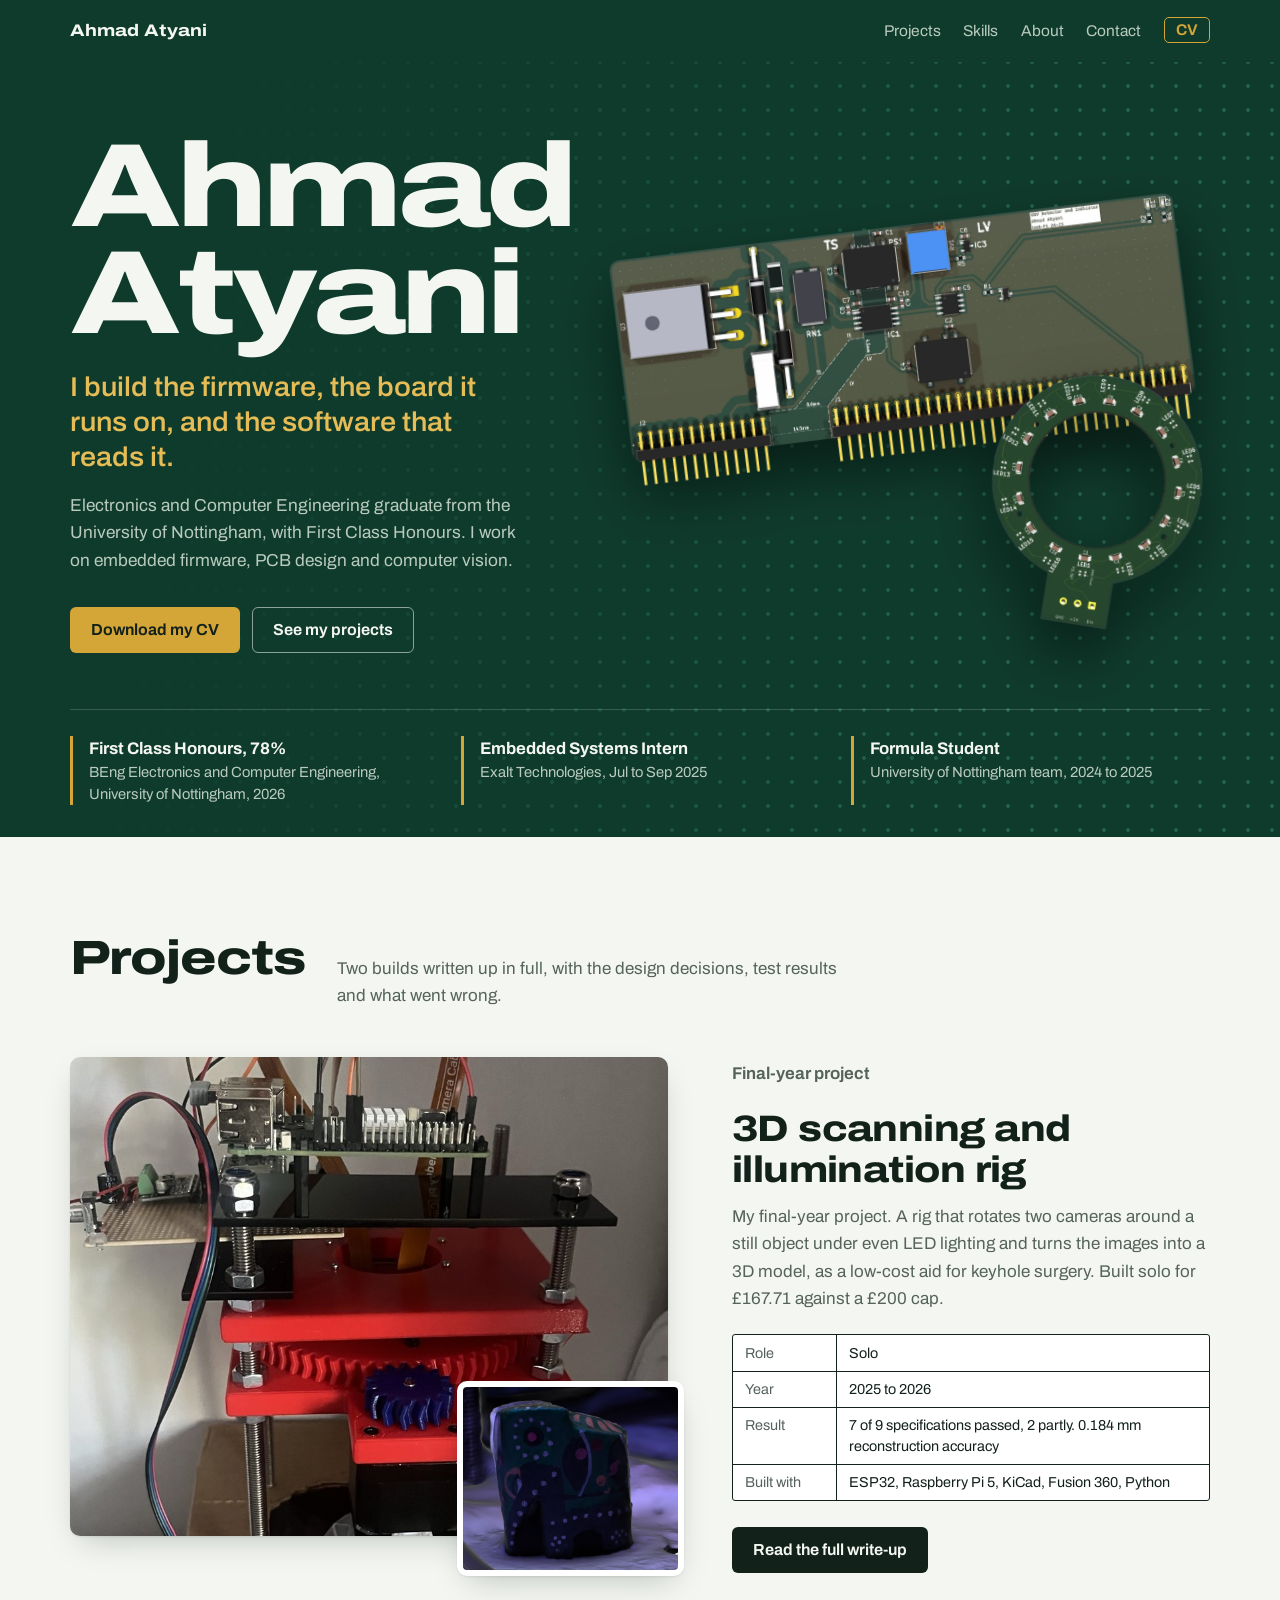
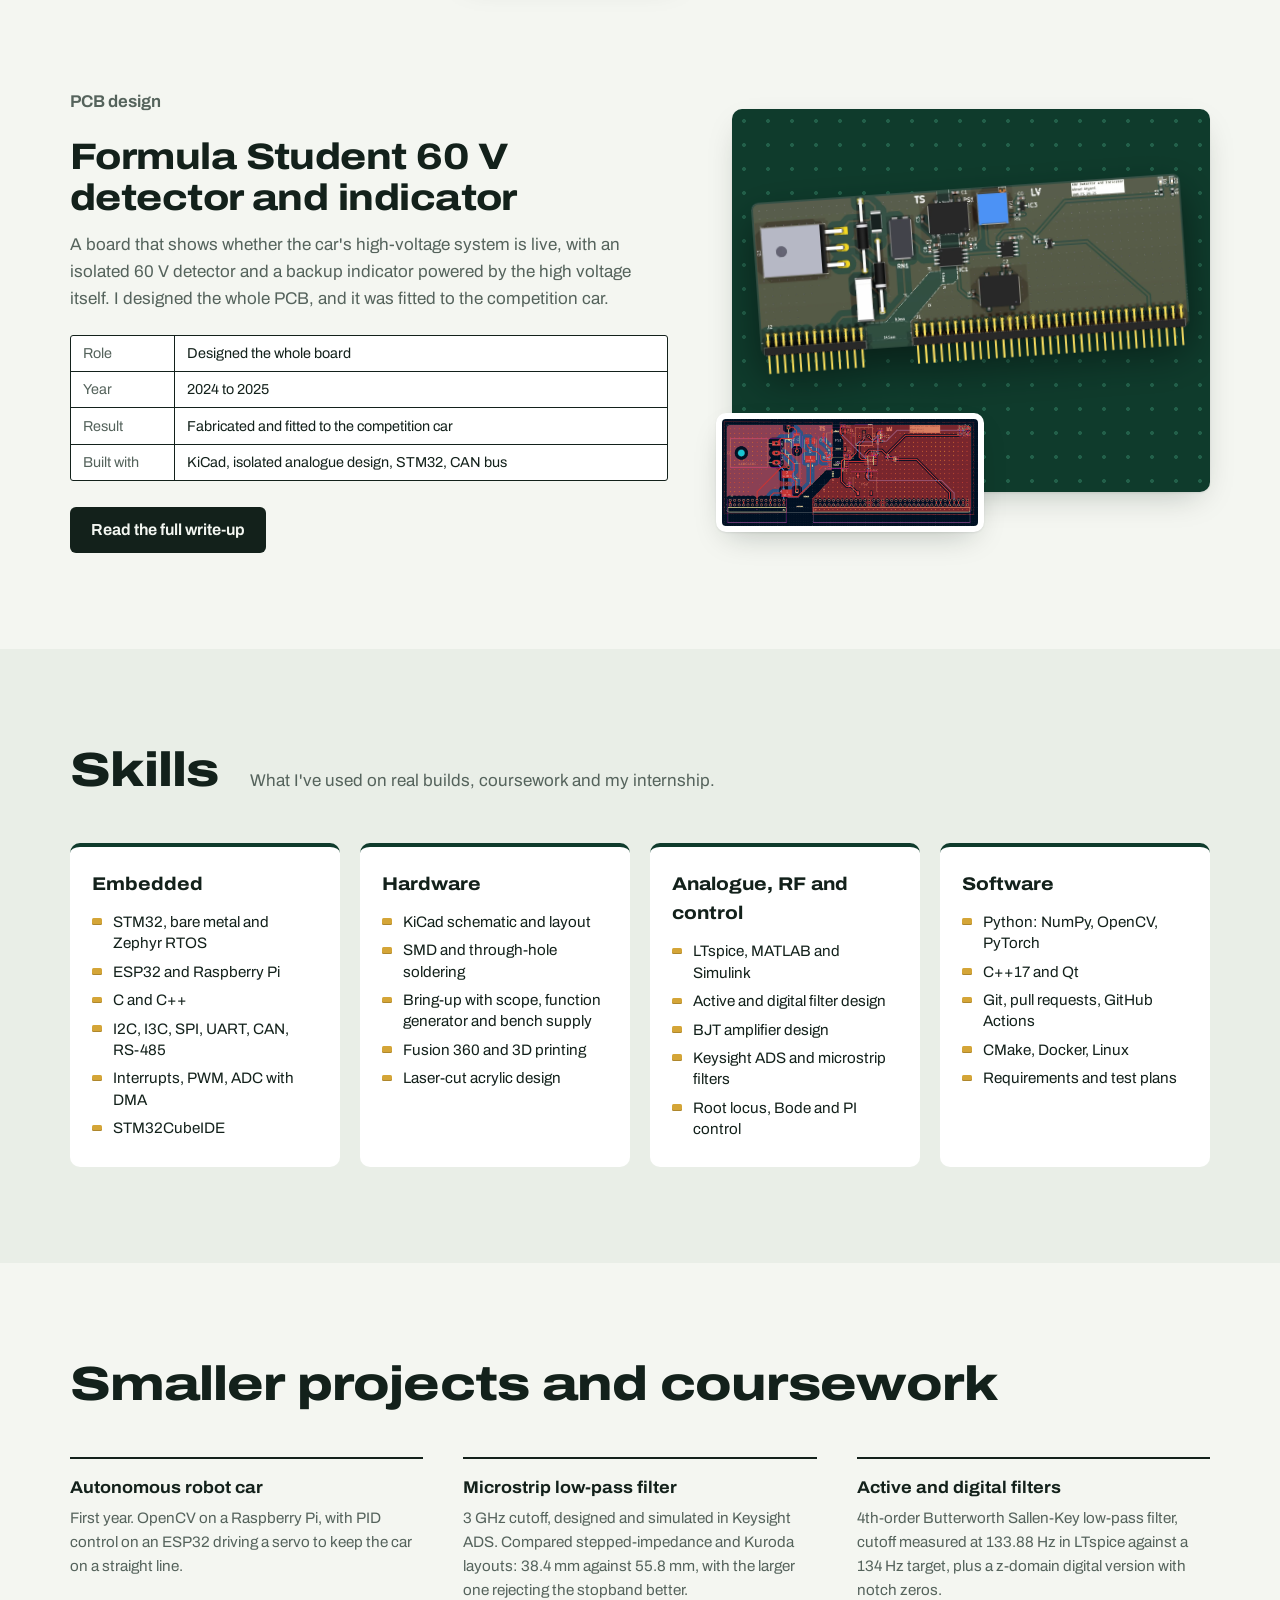
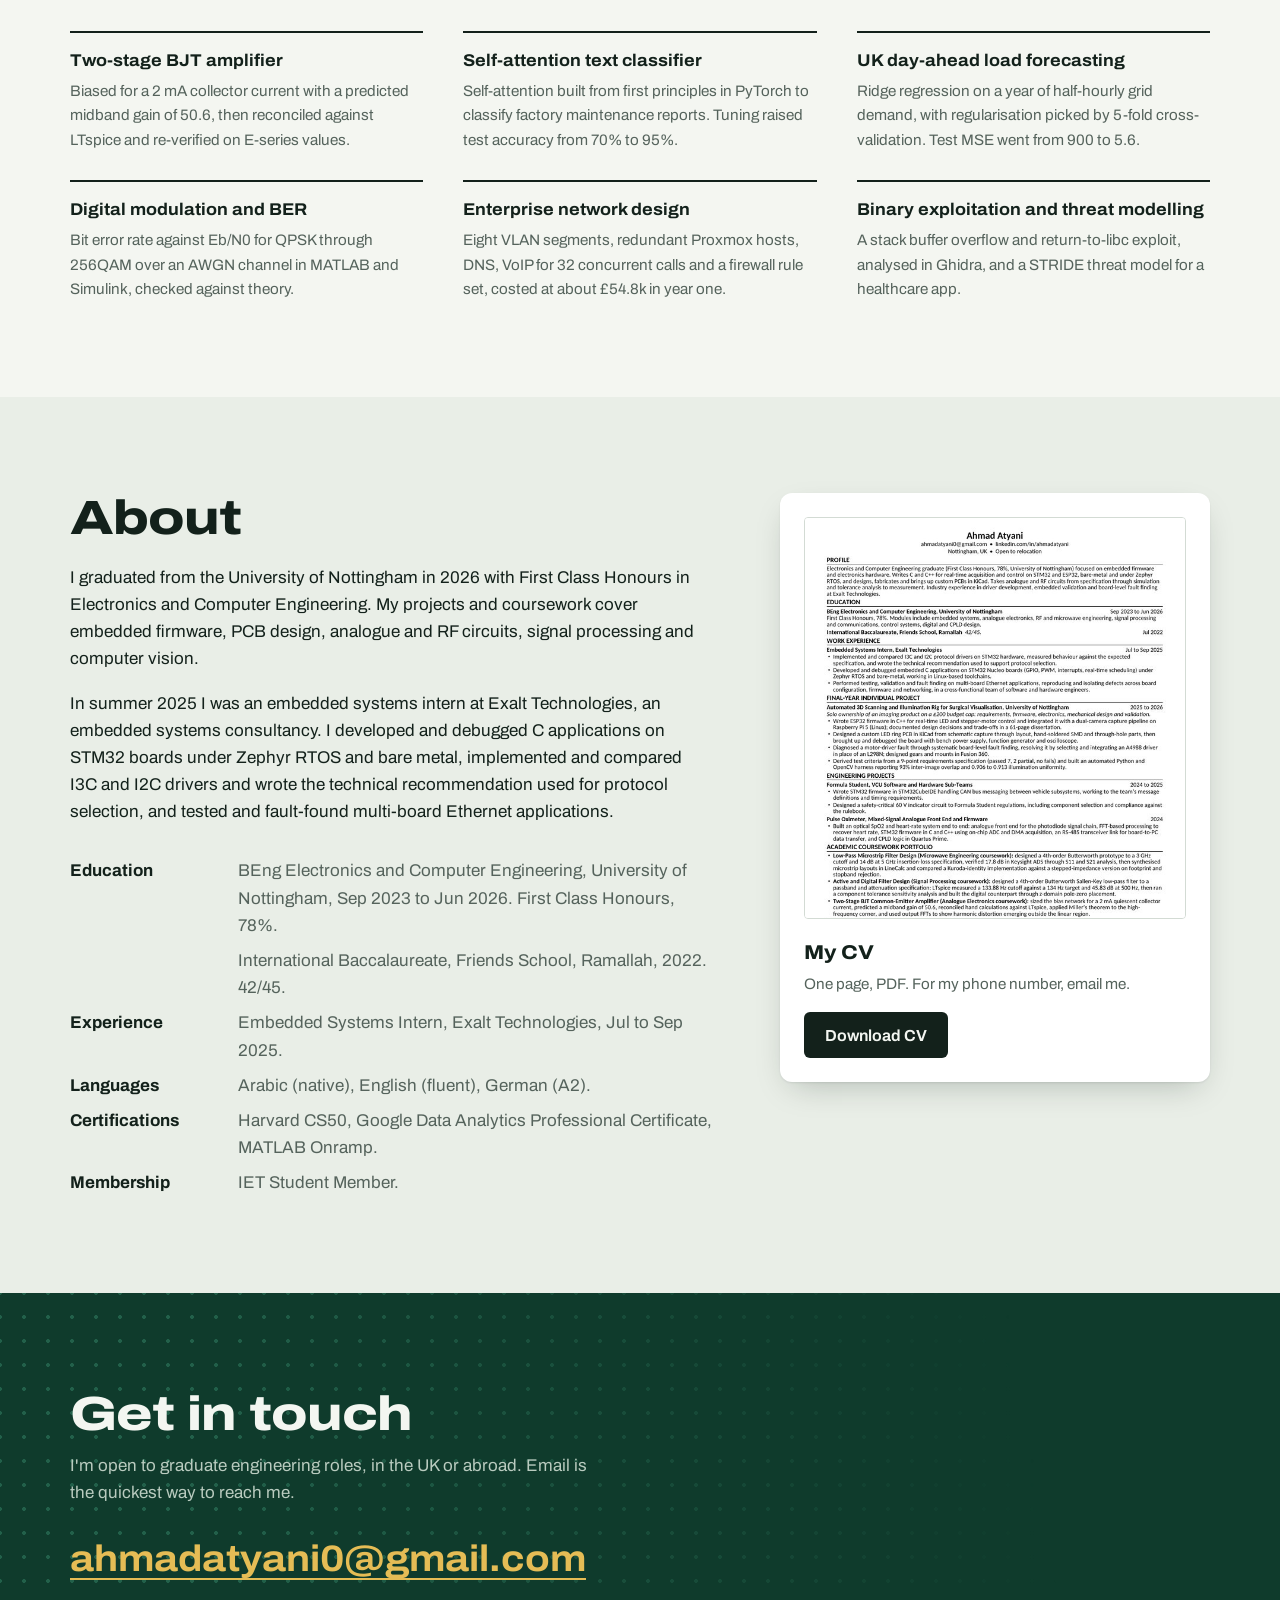
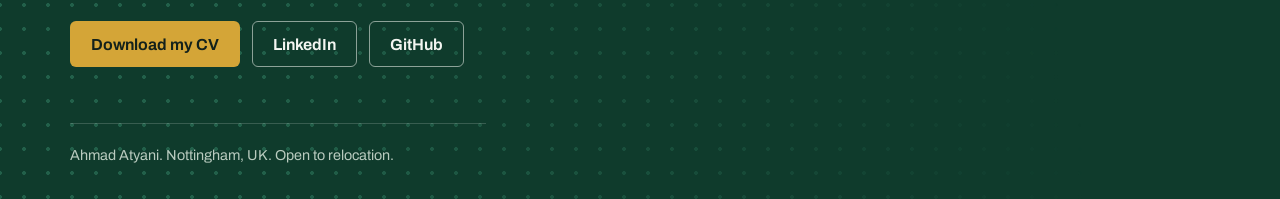
<file: index.html>
<!doctype html>
<html lang="en-GB">
<head>
<meta charset="utf-8">
<meta name="viewport" content="width=device-width, initial-scale=1">
<title>Ahmad Atyani | Electronics and Computer Engineer</title>
<meta name="description" content="Ahmad Atyani, Electronics and Computer Engineering graduate: embedded firmware, PCB design and computer vision projects.">
<meta name="theme-color" content="#0F3B2C">
<link rel="icon" href="data:image/svg+xml,%3Csvg xmlns='http://www.w3.org/2000/svg' viewBox='0 0 32 32'%3E%3Crect width='32' height='32' rx='7' fill='%230F3B2C'/%3E%3Ccircle cx='9' cy='9' r='2.2' fill='%23D4A537'/%3E%3Ctext x='16' y='22' font-family='Arial,sans-serif' font-size='13' font-weight='700' text-anchor='middle' fill='%23F3F6F1'%3EAA%3C/text%3E%3C/svg%3E">
<link rel="preconnect" href="https://fonts.googleapis.com">
<link rel="preconnect" href="https://fonts.gstatic.com" crossorigin>
<link rel="stylesheet" href="https://fonts.googleapis.com/css2?family=Archivo:wdth,wght@62..125,100..900&amp;display=swap">
<link rel="stylesheet" href="style.css">
</head>
<body class="home">
<a class="skip" href="#main">Skip to content</a>
<header class="topbar">
  <div class="wrap">
    <a class="brand" href="index.html">Ahmad Atyani</a>
    <nav aria-label="Main">
      <ul class="nav">
        <li><a href="index.html#projects">Projects</a></li>
        <li><a href="index.html#skills">Skills</a></li>
        <li><a href="index.html#about">About</a></li>
        <li><a href="index.html#contact">Contact</a></li>
        <li><a class="nav-cv" href="cv.pdf">CV</a></li>
      </ul>
    </nav>
  </div>
</header>
<main id="main">
<section class="hero">
  <div class="wrap hero-grid">
    <div class="hero-text">
      <h1><span>Ahmad</span> <span>Atyani</span></h1>
      <p class="tagline">I build the firmware, the board it runs on, and the software that reads it.</p>
      <p class="intro">Electronics and Computer Engineering graduate from the University of Nottingham, with
      First Class Honours. I work on embedded firmware, PCB design and computer vision.</p>
      <div class="actions">
        <a class="btn gold" href="cv.pdf">Download my CV</a>
        <a class="btn line" href="#projects">See my projects</a>
      </div>
    </div>
    <div class="hero-boards" aria-hidden="true">
      <img class="b-fs" src="images/board-fs.webp" alt="">
      <img class="b-ring" src="images/board-ring.webp" alt="">
    </div>
  </div>
  <div class="wrap">
    <ul class="creds">
      <li><b>First Class Honours, 78%</b><span>BEng Electronics and Computer Engineering, University of Nottingham, 2026</span></li>
      <li><b>Embedded Systems Intern</b><span>Exalt Technologies, Jul to Sep 2025</span></li>
      <li><b>Formula Student</b><span>University of Nottingham team, 2024 to 2025</span></li>
    </ul>
  </div>
</section>

<section class="section" id="projects">
  <div class="wrap">
    <div class="section-head">
      <h2>Projects</h2>
      <p>Two builds written up in full, with the design decisions, test results and what went wrong.</p>
    </div>
    <article class="feature">
      <a class="stack" href="projects/scanning-rig.html" tabindex="-1" aria-hidden="true"><div class="media photo"><img src="images/sr-full-rig.jpg" alt="The finished scanning rig: red 3D-printed base and gears, stepper motor, acrylic plates and a Raspberry Pi on top" style="object-position:50% 34%" loading="lazy"></div><div class="inset"><img src="images/scanning-rig.jpg" alt="Textured 3D model the rig produced of a small painted elephant" loading="lazy"></div></a>
      <div class="feature-text">
        <p class="kicker">Final-year project</p>
        <h3><a href="projects/scanning-rig.html">3D scanning and illumination rig</a></h3>
        <p>My final-year project. A rig that rotates two cameras around a still object under even LED lighting and turns the images into a 3D model, as a low-cost aid for keyhole surgery. Built solo for £167.71 against a £200 cap.</p>
        <dl class="tblock"><dt>Role</dt><dd>Solo</dd><dt>Year</dt><dd>2025 to 2026</dd><dt>Result</dt><dd>7 of 9 specifications passed, 2 partly. 0.184&nbsp;mm reconstruction accuracy</dd><dt>Built with</dt><dd>ESP32, Raspberry Pi 5, KiCad, Fusion 360, Python</dd></dl>
        <a class="btn ink" href="projects/scanning-rig.html">Read the full write-up</a>
      </div>
    </article>
    <article class="feature flip">
      <a class="stack" href="projects/formula-student.html" tabindex="-1" aria-hidden="true"><div class="media board-panel"><img src="images/board-fs.webp" alt="KiCad 3D view of the 60&nbsp;V detector and indicator board" loading="lazy"></div><div class="inset wide"><img src="images/fs-pcb-layout.png" alt="PCB layout of the board in KiCad" loading="lazy"></div></a>
      <div class="feature-text">
        <p class="kicker">PCB design</p>
        <h3><a href="projects/formula-student.html">Formula Student 60&nbsp;V detector and indicator</a></h3>
        <p>A board that shows whether the car's high-voltage system is live, with an isolated 60&nbsp;V detector and a backup indicator powered by the high voltage itself. I designed the whole PCB, and it was fitted to the competition car.</p>
        <dl class="tblock"><dt>Role</dt><dd>Designed the whole board</dd><dt>Year</dt><dd>2024 to 2025</dd><dt>Result</dt><dd>Fabricated and fitted to the competition car</dd><dt>Built with</dt><dd>KiCad, isolated analogue design, STM32, CAN bus</dd></dl>
        <a class="btn ink" href="projects/formula-student.html">Read the full write-up</a>
      </div>
    </article>
  </div>
</section>

<section class="section band" id="skills">
  <div class="wrap">
    <div class="section-head">
      <h2>Skills</h2>
      <p>What I've used on real builds, coursework and my internship.</p>
    </div>
    <div class="skills"><div class="skill"><h3>Embedded</h3><ul class="pads"><li>STM32, bare metal and Zephyr RTOS</li><li>ESP32 and Raspberry Pi</li><li>C and C++</li><li>I2C, I3C, SPI, UART, CAN, RS-485</li><li>Interrupts, PWM, ADC with DMA</li><li>STM32CubeIDE</li></ul></div><div class="skill"><h3>Hardware</h3><ul class="pads"><li>KiCad schematic and layout</li><li>SMD and through-hole soldering</li><li>Bring-up with scope, function generator and bench supply</li><li>Fusion 360 and 3D printing</li><li>Laser-cut acrylic design</li></ul></div><div class="skill"><h3>Analogue, RF and control</h3><ul class="pads"><li>LTspice, MATLAB and Simulink</li><li>Active and digital filter design</li><li>BJT amplifier design</li><li>Keysight ADS and microstrip filters</li><li>Root locus, Bode and PI control</li></ul></div><div class="skill"><h3>Software</h3><ul class="pads"><li>Python: NumPy, OpenCV, PyTorch</li><li>C++17 and Qt</li><li>Git, pull requests, GitHub Actions</li><li>CMake, Docker, Linux</li><li>Requirements and test plans</li></ul></div></div>
  </div>
</section>

<section class="section" id="more">
  <div class="wrap">
    <div class="section-head">
      <h2>Smaller projects and coursework</h2>
    </div>
    <dl class="minor"><div><dt>Autonomous robot car</dt><dd>First year. OpenCV on a Raspberry Pi, with PID control on an ESP32 driving a servo to keep the car on a straight line.</dd></div><div><dt>Microstrip low-pass filter</dt><dd>3&nbsp;GHz cutoff, designed and simulated in Keysight ADS. Compared stepped-impedance and Kuroda layouts: 38.4&nbsp;mm against 55.8&nbsp;mm, with the larger one rejecting the stopband better.</dd></div><div><dt>Active and digital filters</dt><dd>4th-order Butterworth Sallen-Key low-pass filter, cutoff measured at 133.88&nbsp;Hz in LTspice against a 134&nbsp;Hz target, plus a z-domain digital version with notch zeros.</dd></div><div><dt>Two-stage BJT amplifier</dt><dd>Biased for a 2&nbsp;mA collector current with a predicted midband gain of 50.6, then reconciled against LTspice and re-verified on E-series values.</dd></div><div><dt>Self-attention text classifier</dt><dd>Self-attention built from first principles in PyTorch to classify factory maintenance reports. Tuning raised test accuracy from 70% to 95%.</dd></div><div><dt>UK day-ahead load forecasting</dt><dd>Ridge regression on a year of half-hourly grid demand, with regularisation picked by 5-fold cross-validation. Test MSE went from 900 to 5.6.</dd></div><div><dt>Digital modulation and BER</dt><dd>Bit error rate against Eb/N0 for QPSK through 256QAM over an AWGN channel in MATLAB and Simulink, checked against theory.</dd></div><div><dt>Enterprise network design</dt><dd>Eight VLAN segments, redundant Proxmox hosts, DNS, VoIP for 32 concurrent calls and a firewall rule set, costed at about £54.8k in year one.</dd></div><div><dt>Binary exploitation and threat modelling</dt><dd>A stack buffer overflow and return-to-libc exploit, analysed in Ghidra, and a STRIDE threat model for a healthcare app.</dd></div></dl>
  </div>
</section>

<section class="section band" id="about">
  <div class="wrap about">
    <div class="about-text">
      <h2>About</h2>
      <p>I graduated from the University of Nottingham in 2026 with First Class Honours in Electronics and
      Computer Engineering. My projects and coursework cover embedded firmware, PCB design, analogue and RF
      circuits, signal processing and computer vision.</p>
      <p>In summer 2025 I was an embedded systems intern at Exalt Technologies, an embedded systems
      consultancy. I developed and debugged C applications on STM32 boards under Zephyr RTOS and bare metal,
      implemented and compared I3C and I2C drivers and wrote the technical recommendation used for protocol
      selection, and tested and fault-found multi-board Ethernet applications.</p>
      <dl class="facts">
        <dt>Education</dt>
        <dd>BEng Electronics and Computer Engineering, University of Nottingham, Sep 2023 to Jun 2026. First Class Honours, 78%.</dd>
        <dd>International Baccalaureate, Friends School, Ramallah, 2022. 42/45.</dd>
        <dt>Experience</dt>
        <dd>Embedded Systems Intern, Exalt Technologies, Jul to Sep 2025.</dd>
        <dt>Languages</dt>
        <dd>Arabic (native), English (fluent), German (A2).</dd>
        <dt>Certifications</dt>
        <dd>Harvard CS50, Google Data Analytics Professional Certificate, MATLAB Onramp.</dd>
        <dt>Membership</dt>
        <dd>IET Student Member.</dd>
      </dl>
    </div>
    <aside class="cv-card">
      <a href="cv.pdf" class="cv-thumb"><img src="images/cv-preview.jpg" alt="Preview of Ahmad Atyani's one-page CV" loading="lazy"></a>
      <h3>My CV</h3>
      <p>One page, PDF. For my phone number, email me.</p>
      <a class="btn ink" href="cv.pdf">Download CV</a>
    </aside>
  </div>
</section>
</main>
<section class="contact" id="contact">
  <div class="wrap">
    <h2>Get in touch</h2>
    <p>I'm open to graduate engineering roles, in the UK or abroad. Email is the quickest way to reach me.</p>
    <a class="mail" href="mailto:ahmadatyani0@gmail.com">ahmadatyani0@gmail.com</a>
    <div class="actions">
      <a class="btn gold" href="cv.pdf">Download my CV</a>
      <a class="btn line" href="https://www.linkedin.com/in/ahmadatyani">LinkedIn</a>
      <a class="btn line" href="https://github.com/Atyani-04">GitHub</a>
    </div>
    <p class="small">Ahmad Atyani. Nottingham, UK. Open to relocation.</p>
  </div>
</section>
</body>
</html>
</file>
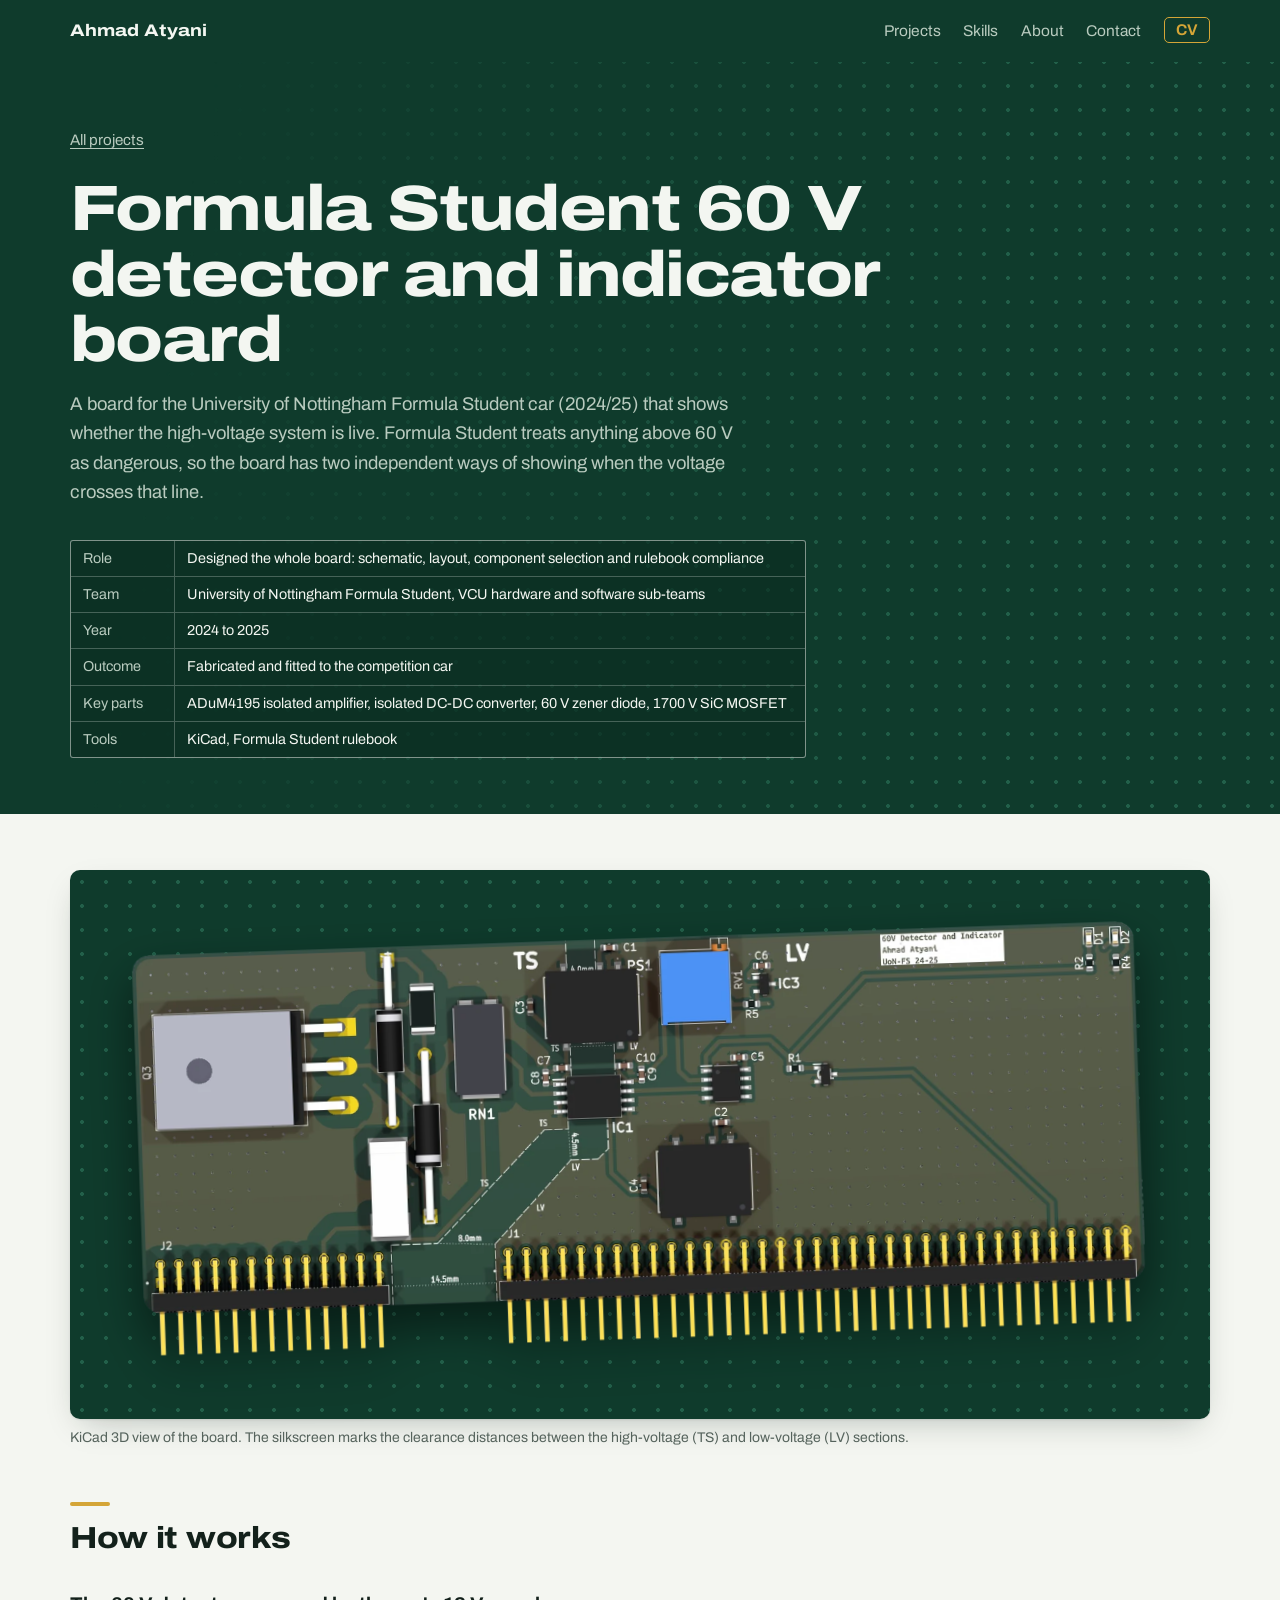
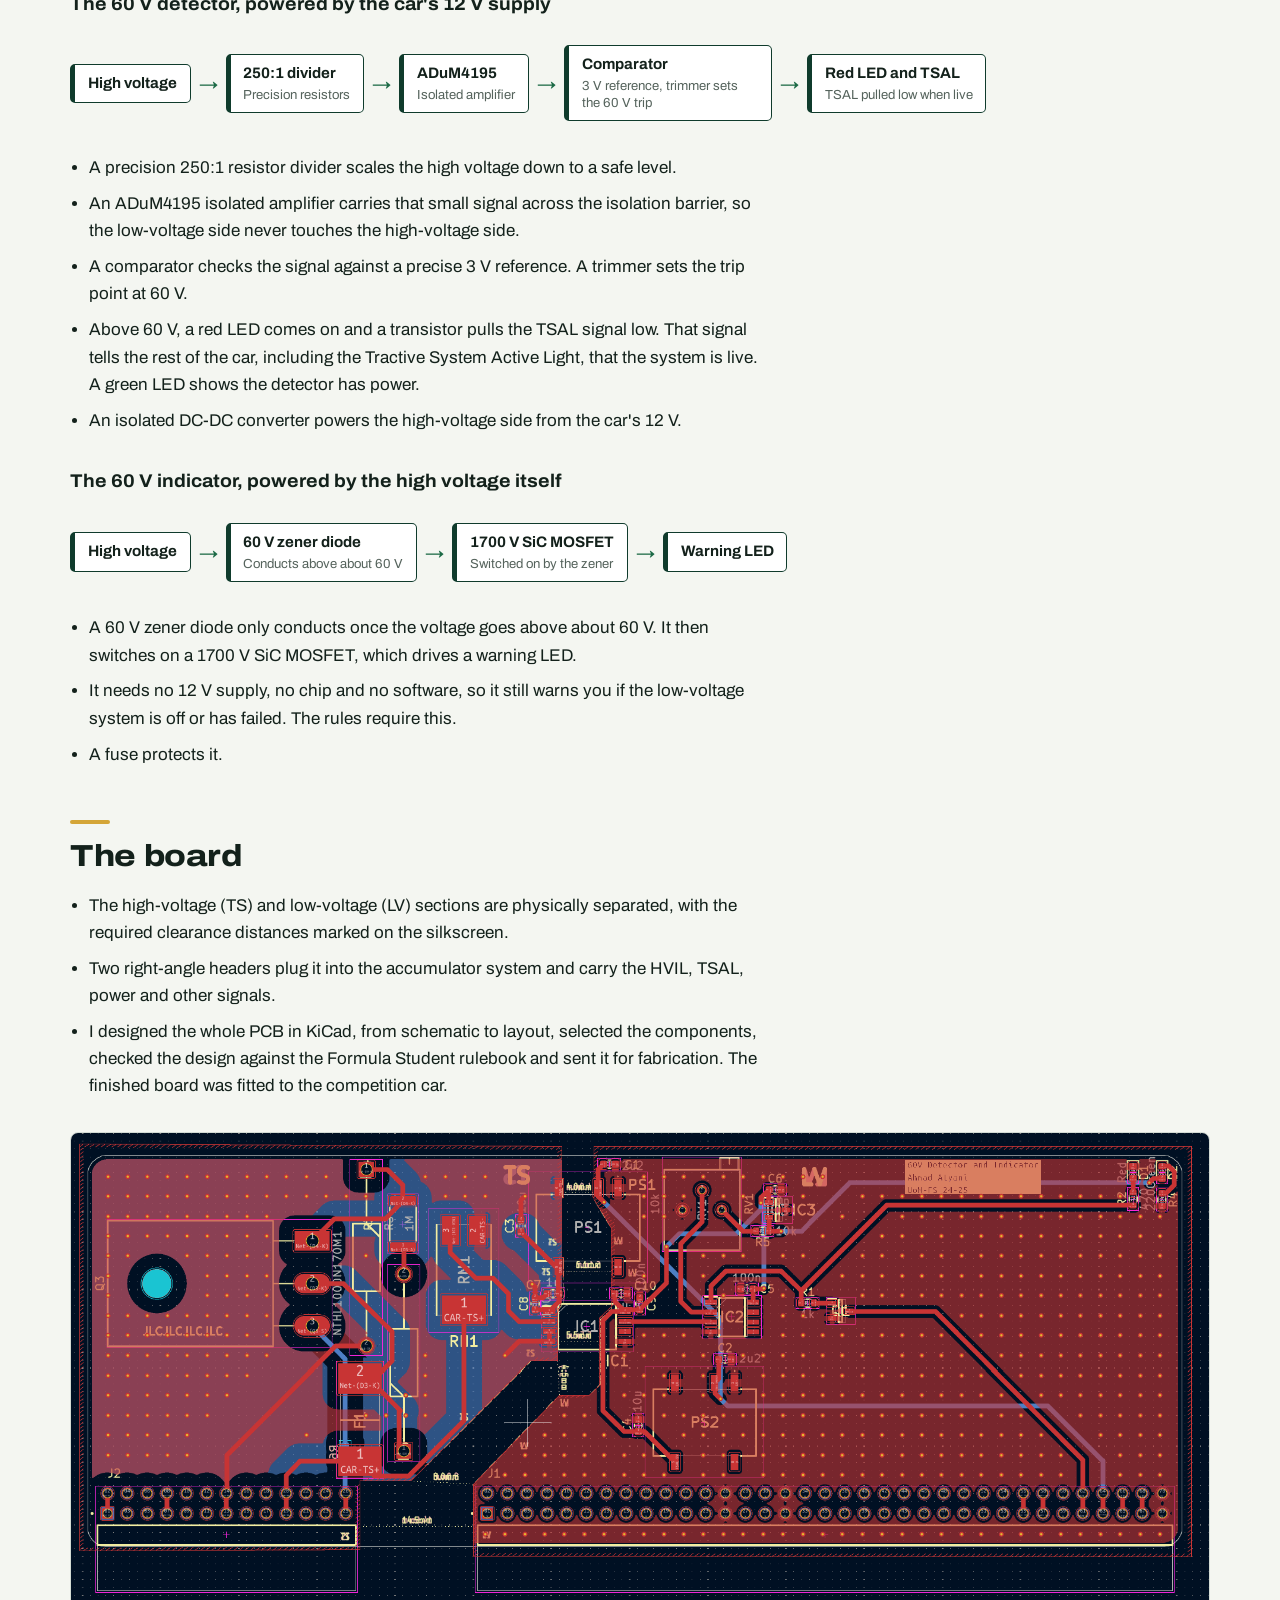
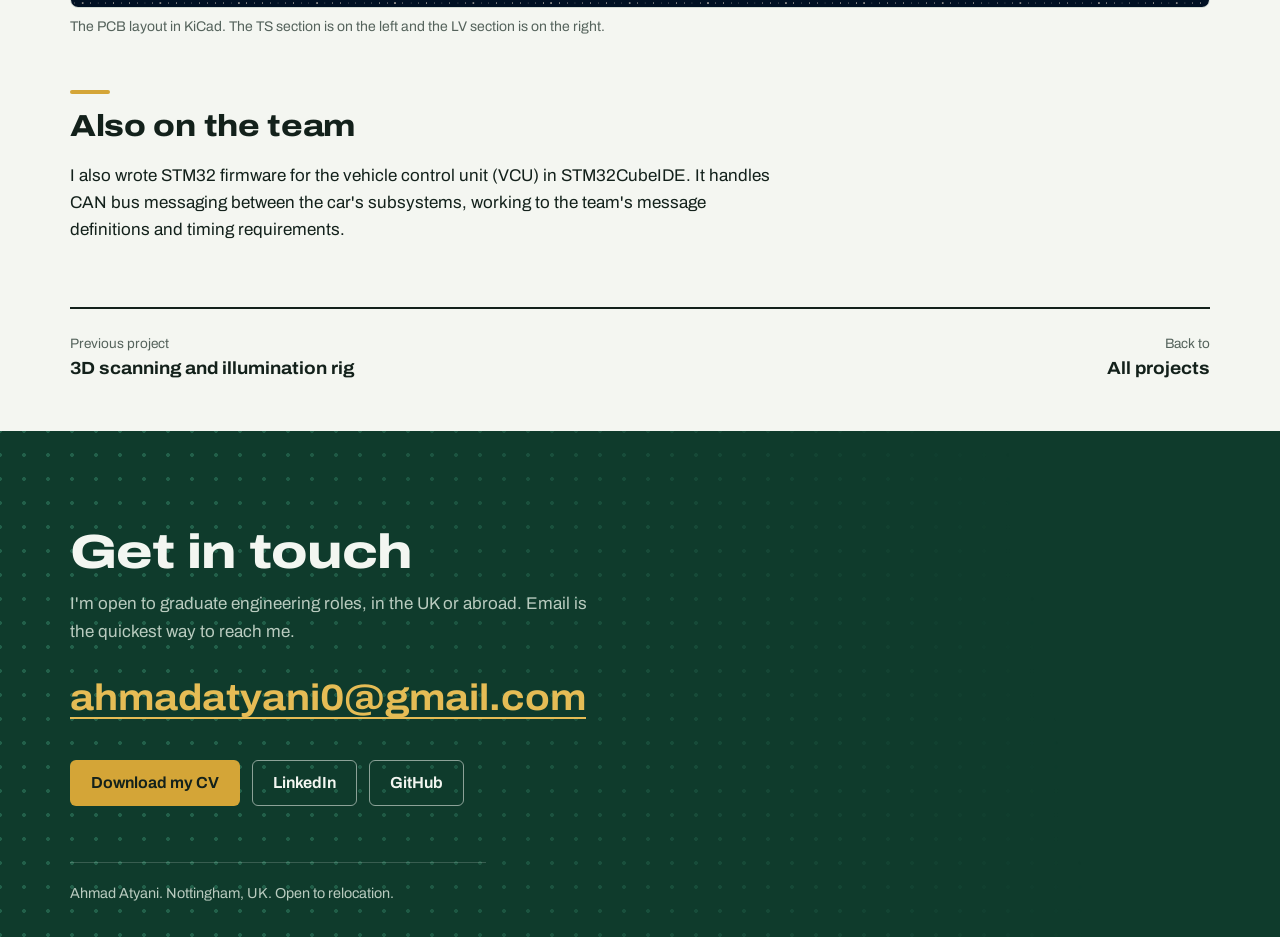
<file: projects/formula-student.html>
<!doctype html>
<html lang="en-GB">
<head>
<meta charset="utf-8">
<meta name="viewport" content="width=device-width, initial-scale=1">
<title>Formula Student 60&nbsp;V detector and indicator board | Ahmad Atyani</title>
<meta name="description" content="A board that shows whether the car's high-voltage system is live, with an isolated 60&nbsp;V detector and a backup indicator powered by the high voltage itself. I designed the whole PCB, and it was fitted to the competition car.">
<meta name="theme-color" content="#0F3B2C">
<link rel="icon" href="data:image/svg+xml,%3Csvg xmlns='http://www.w3.org/2000/svg' viewBox='0 0 32 32'%3E%3Crect width='32' height='32' rx='7' fill='%230F3B2C'/%3E%3Ccircle cx='9' cy='9' r='2.2' fill='%23D4A537'/%3E%3Ctext x='16' y='22' font-family='Arial,sans-serif' font-size='13' font-weight='700' text-anchor='middle' fill='%23F3F6F1'%3EAA%3C/text%3E%3C/svg%3E">
<link rel="preconnect" href="https://fonts.googleapis.com">
<link rel="preconnect" href="https://fonts.gstatic.com" crossorigin>
<link rel="stylesheet" href="https://fonts.googleapis.com/css2?family=Archivo:wdth,wght@62..125,100..900&amp;display=swap">
<link rel="stylesheet" href="../style.css">
</head>
<body class="project-page">
<a class="skip" href="#main">Skip to content</a>
<header class="topbar">
  <div class="wrap">
    <a class="brand" href="../index.html">Ahmad Atyani</a>
    <nav aria-label="Main">
      <ul class="nav">
        <li><a href="../index.html#projects">Projects</a></li>
        <li><a href="../index.html#skills">Skills</a></li>
        <li><a href="../index.html#about">About</a></li>
        <li><a href="../index.html#contact">Contact</a></li>
        <li><a class="nav-cv" href="../cv.pdf">CV</a></li>
      </ul>
    </nav>
  </div>
</header>
<main id="main">
<article class="project">
  <header class="project-head">
    <div class="wrap">
      <a class="back" href="../index.html#projects">All projects</a>
      <h1>Formula Student 60&nbsp;V detector and indicator board</h1>
      <p class="lead">A board for the University of Nottingham Formula Student car (2024/25) that shows whether the high-voltage system is live. Formula Student treats anything above 60&nbsp;V as dangerous, so the board has two independent ways of showing when the voltage crosses that line.</p>
      <dl class="tblock on-dark"><dt>Role</dt><dd>Designed the whole board: schematic, layout, component selection and rulebook compliance</dd><dt>Team</dt><dd>University of Nottingham Formula Student, VCU hardware and software sub-teams</dd><dt>Year</dt><dd>2024 to 2025</dd><dt>Outcome</dt><dd>Fabricated and fitted to the competition car</dd><dt>Key parts</dt><dd>ADuM4195 isolated amplifier, isolated DC-DC converter, 60&nbsp;V zener diode, 1700&nbsp;V SiC MOSFET</dd><dt>Tools</dt><dd>KiCad, Formula Student rulebook</dd></dl>
    </div>
  </header>
  <div class="wrap">
    <figure class="fig hero-fig"><div class="hero-panel"><img src="../images/board-fs.webp" alt="KiCad 3D view of the 60&nbsp;V detector and indicator board"></div><figcaption>KiCad 3D view of the board. The silkscreen marks the clearance distances between the high-voltage (TS) and low-voltage (LV) sections.</figcaption></figure>
    <div class="prose">

<h2>How it works</h2>
<h3>The 60&nbsp;V detector, powered by the car's 12&nbsp;V supply</h3>
<div class="diagram"><ol class="chain"><li><div class="node"><b>High voltage</b></div></li><li><div class="node"><b>250:1 divider</b><span>Precision resistors</span></div></li><li><div class="node"><b>ADuM4195</b><span>Isolated amplifier</span></div></li><li><div class="node"><b>Comparator</b><span>3&nbsp;V reference, trimmer sets the 60&nbsp;V trip</span></div></li><li><div class="node"><b>Red LED and TSAL</b><span>TSAL pulled low when live</span></div></li></ol></div>
<ul>
  <li>A precision 250:1 resistor divider scales the high voltage down to a safe level.</li>
  <li>An ADuM4195 isolated amplifier carries that small signal across the isolation barrier, so the
  low-voltage side never touches the high-voltage side.</li>
  <li>A comparator checks the signal against a precise 3&nbsp;V reference. A trimmer sets the trip point at 60&nbsp;V.</li>
  <li>Above 60&nbsp;V, a red LED comes on and a transistor pulls the TSAL signal low. That signal tells the rest
  of the car, including the Tractive System Active Light, that the system is live. A green LED shows the
  detector has power.</li>
  <li>An isolated DC-DC converter powers the high-voltage side from the car's 12&nbsp;V.</li>
</ul>
<h3>The 60&nbsp;V indicator, powered by the high voltage itself</h3>
<div class="diagram"><ol class="chain"><li><div class="node"><b>High voltage</b></div></li><li><div class="node"><b>60&nbsp;V zener diode</b><span>Conducts above about 60&nbsp;V</span></div></li><li><div class="node"><b>1700&nbsp;V SiC MOSFET</b><span>Switched on by the zener</span></div></li><li><div class="node"><b>Warning LED</b></div></li></ol></div>
<ul>
  <li>A 60&nbsp;V zener diode only conducts once the voltage goes above about 60&nbsp;V. It then switches on a
  1700&nbsp;V SiC MOSFET, which drives a warning LED.</li>
  <li>It needs no 12&nbsp;V supply, no chip and no software, so it still warns you if the low-voltage system is
  off or has failed. The rules require this.</li>
  <li>A fuse protects it.</li>
</ul>
<h2>The board</h2>
<ul>
  <li>The high-voltage (TS) and low-voltage (LV) sections are physically separated, with the required
  clearance distances marked on the silkscreen.</li>
  <li>Two right-angle headers plug it into the accumulator system and carry the HVIL, TSAL, power and other
  signals.</li>
  <li>I designed the whole PCB in KiCad, from schematic to layout, selected the components, checked the design
  against the Formula Student rulebook and sent it for fabrication. The finished board was fitted to the
  competition car.</li>
</ul>
<div class="figs single">
  <figure class="fig"><div class="shot" style="--ar:1916/798"><img src="../images/fs-pcb-layout.png" alt="KiCad PCB layout of the board, with the TS section on the left and the LV section on the right" loading="lazy" onerror="this.parentElement.classList.add('missing');this.remove()"><div class="ph"><span>Add photo: images/fs-pcb-layout.png<small>PCB layout screenshot</small></span></div></div><figcaption>The PCB layout in KiCad. The TS section is on the left and the LV section is on the right.</figcaption></figure>
</div>
<h2>Also on the team</h2>
<p>I also wrote STM32 firmware for the vehicle control unit (VCU) in STM32CubeIDE. It handles CAN bus
messaging between the car's subsystems, working to the team's message definitions and timing requirements.</p>

    </div>
    <nav class="pager" aria-label="More projects"><a href="scanning-rig.html"><small>Previous project</small>3D scanning and illumination rig</a><a class="next" href="../index.html#projects"><small>Back to</small>All projects</a></nav>
  </div>
</article>
</main>
<section class="contact" id="contact">
  <div class="wrap">
    <h2>Get in touch</h2>
    <p>I'm open to graduate engineering roles, in the UK or abroad. Email is the quickest way to reach me.</p>
    <a class="mail" href="mailto:ahmadatyani0@gmail.com">ahmadatyani0@gmail.com</a>
    <div class="actions">
      <a class="btn gold" href="../cv.pdf">Download my CV</a>
      <a class="btn line" href="https://www.linkedin.com/in/ahmadatyani">LinkedIn</a>
      <a class="btn line" href="https://github.com/Atyani-04">GitHub</a>
    </div>
    <p class="small">Ahmad Atyani. Nottingham, UK. Open to relocation.</p>
  </div>
</section>
</body>
</html>
</file>
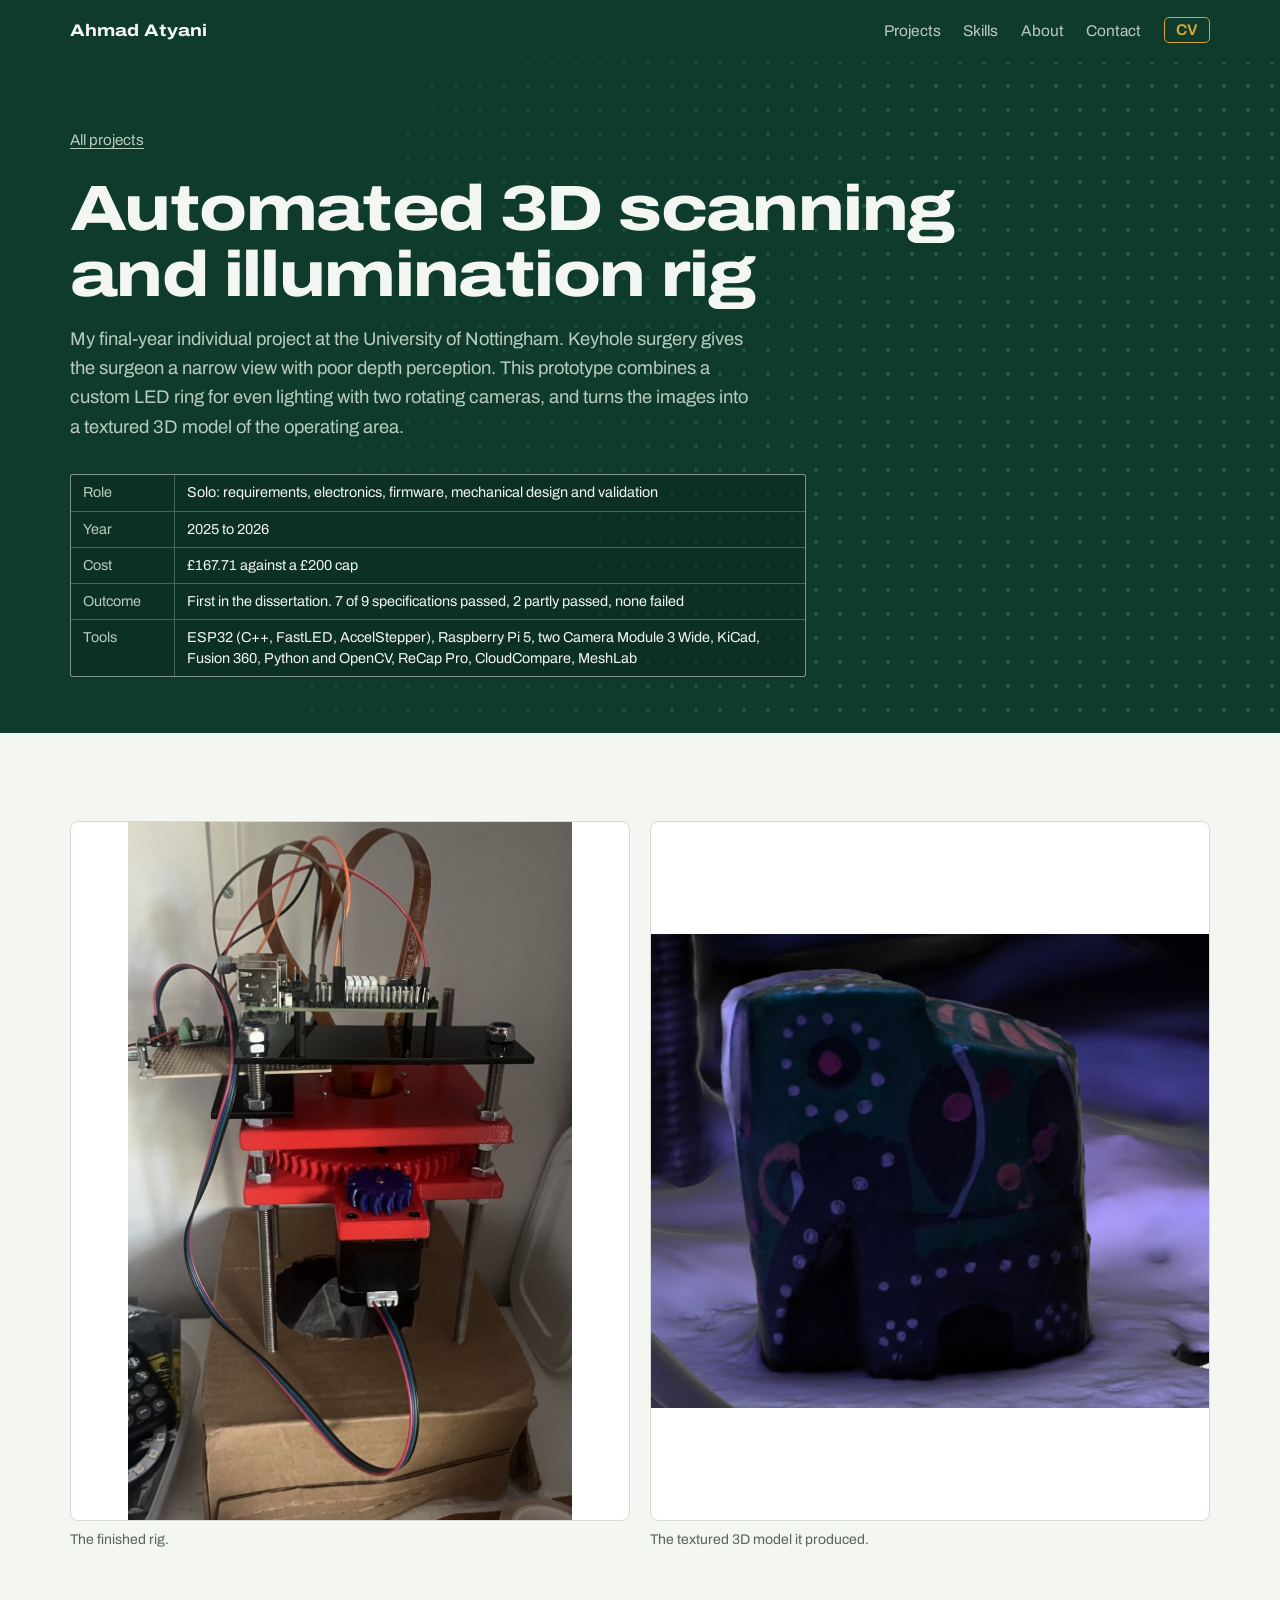
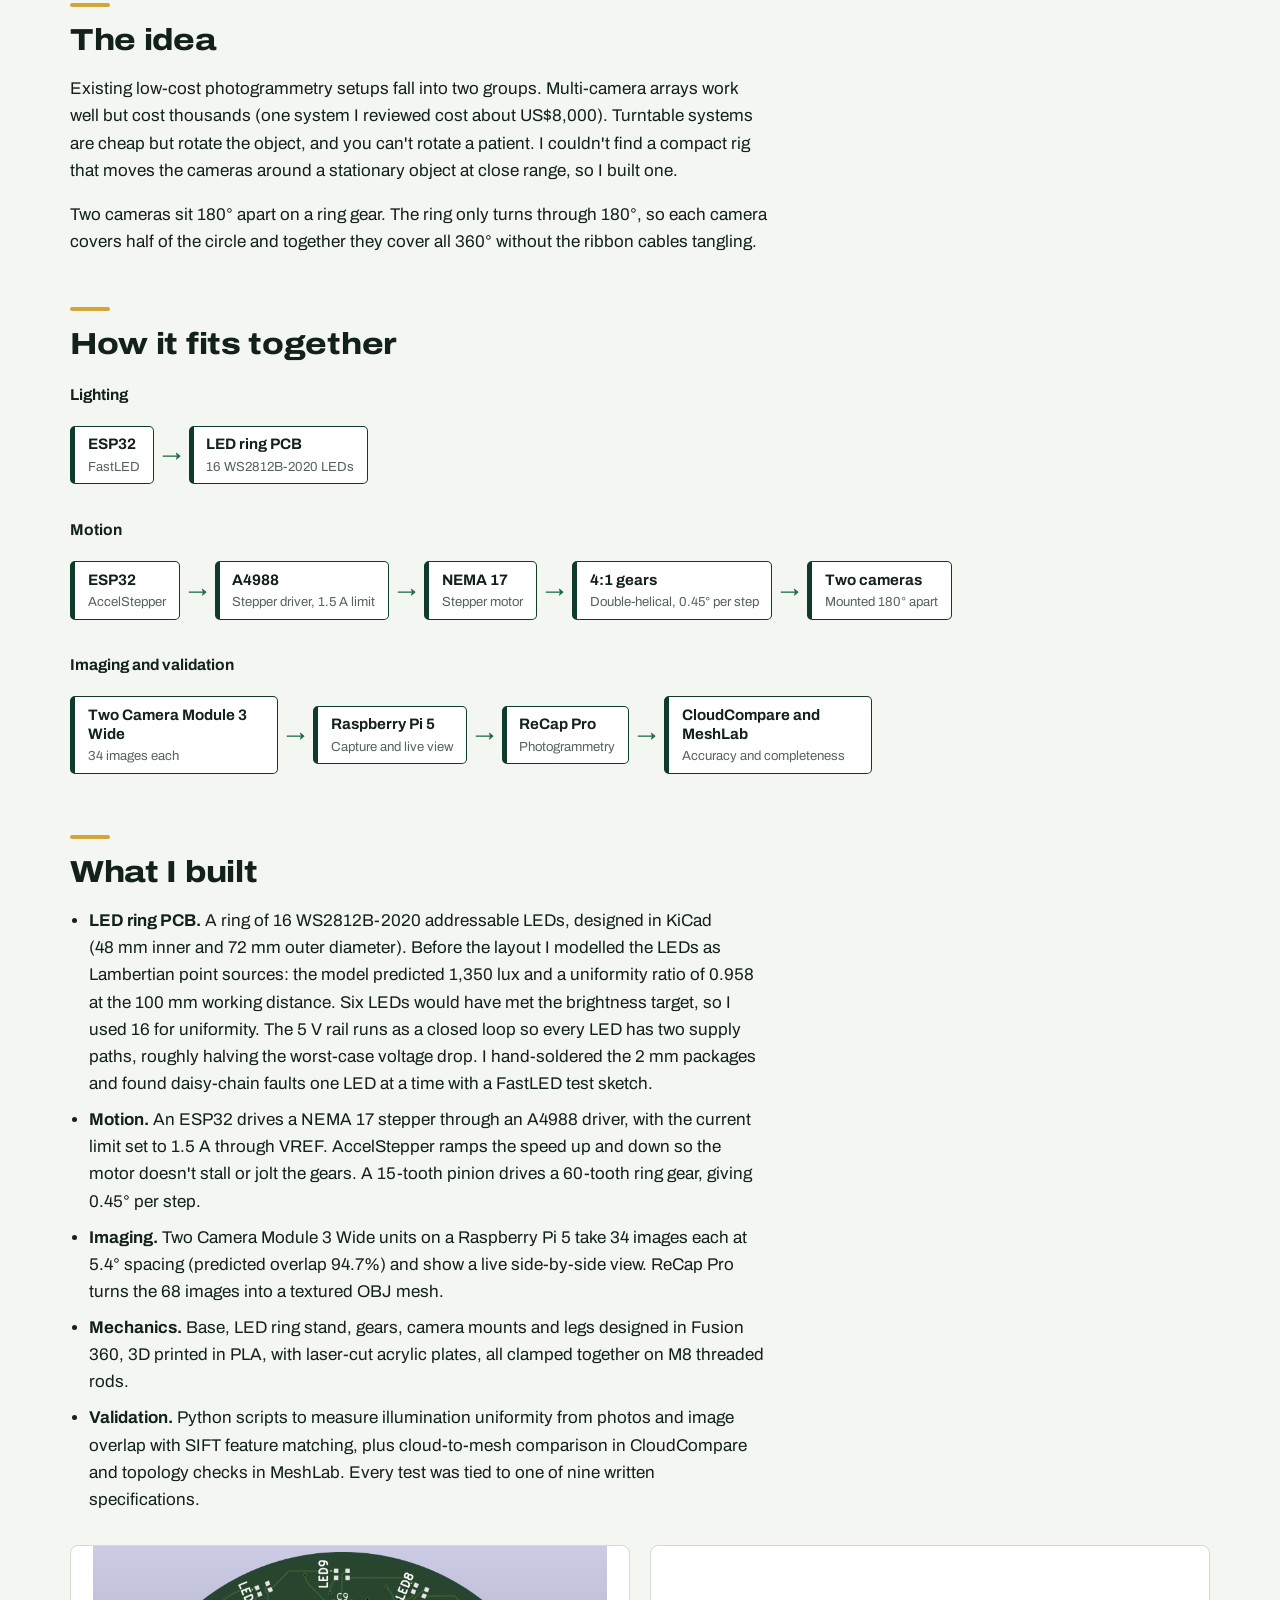
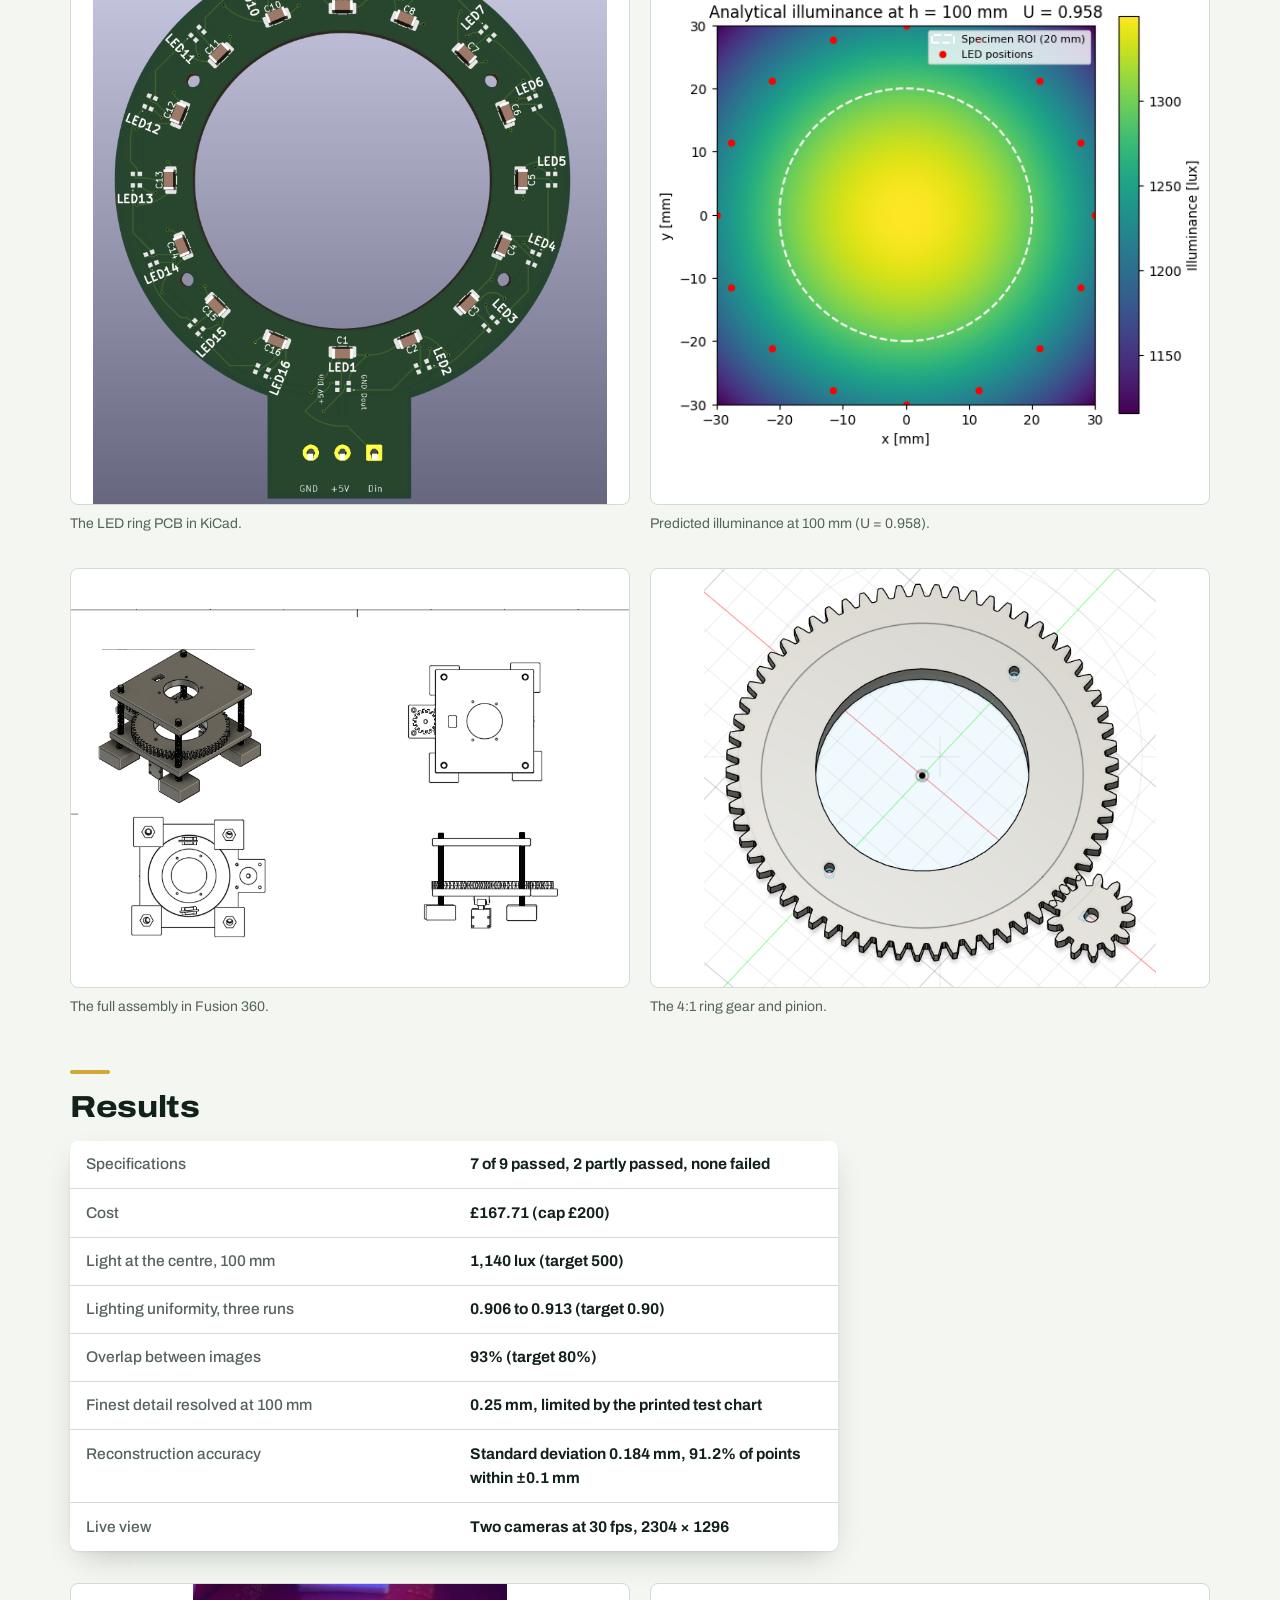
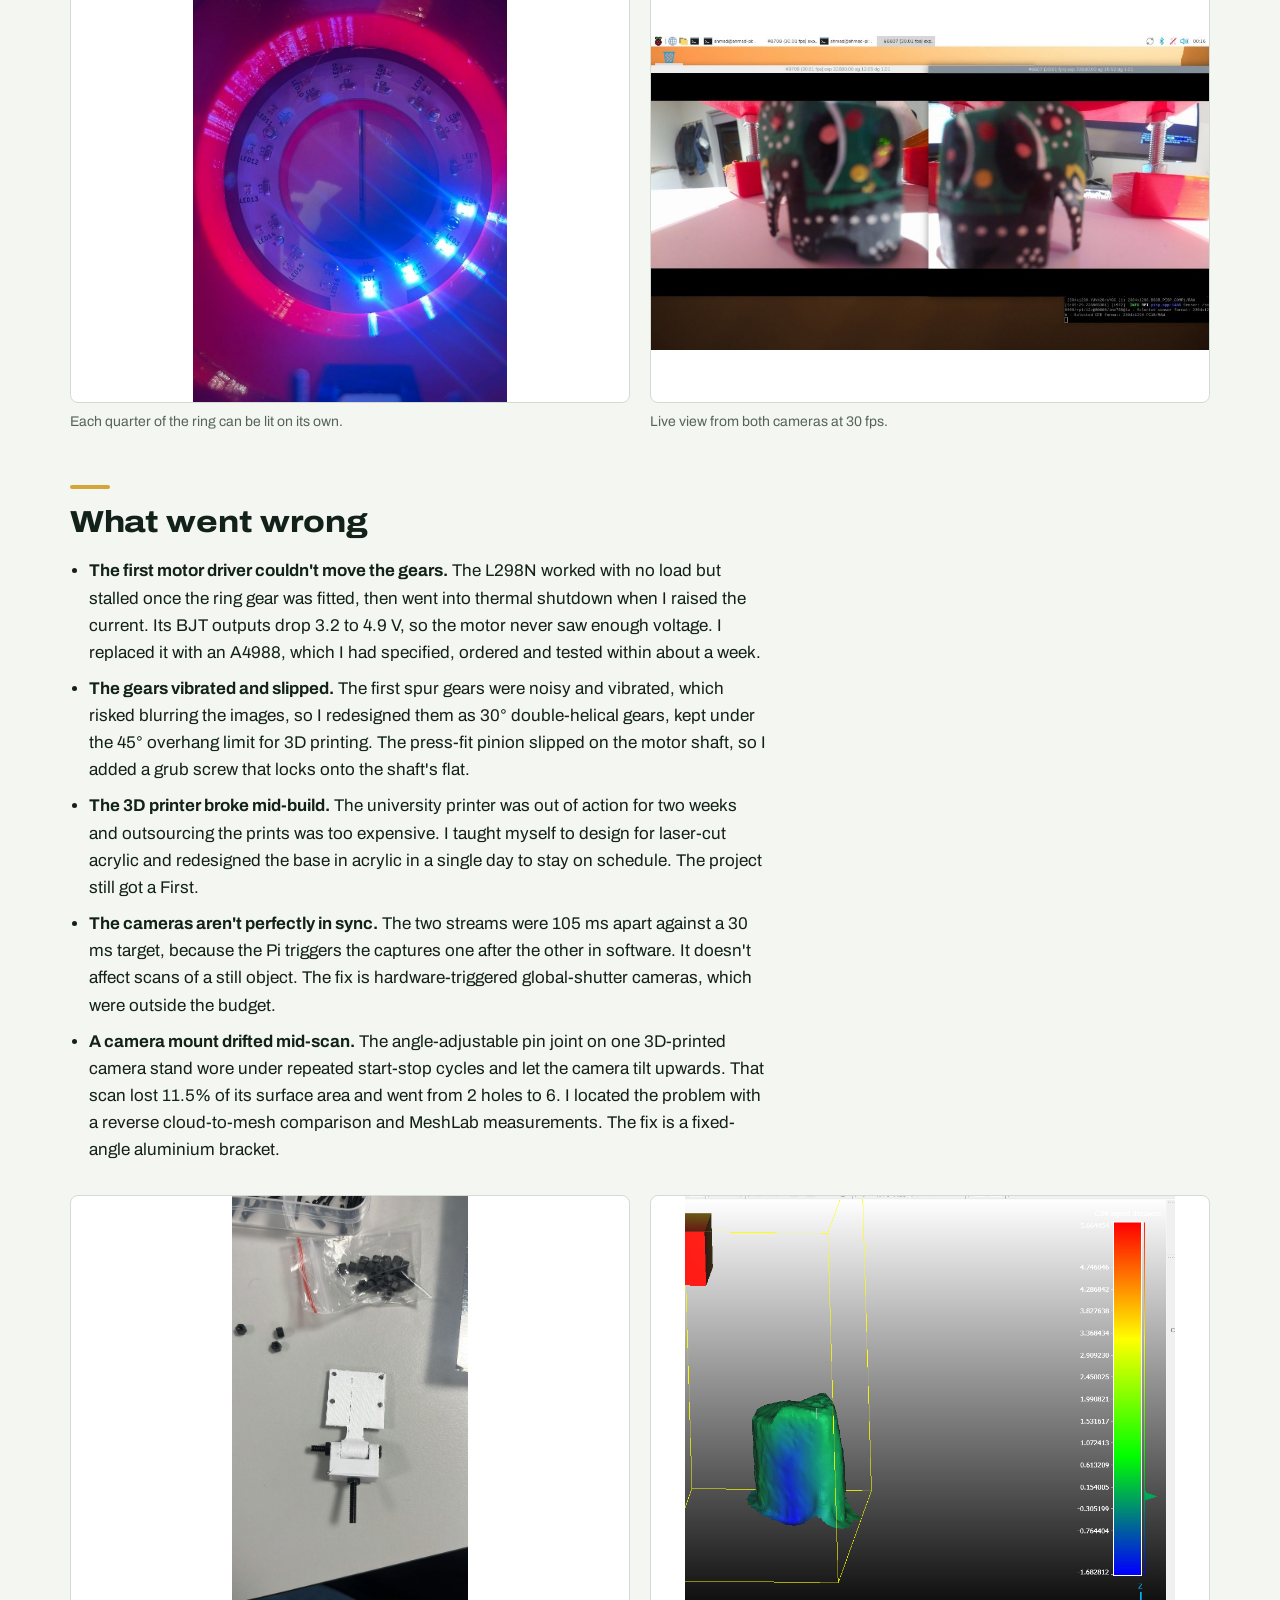
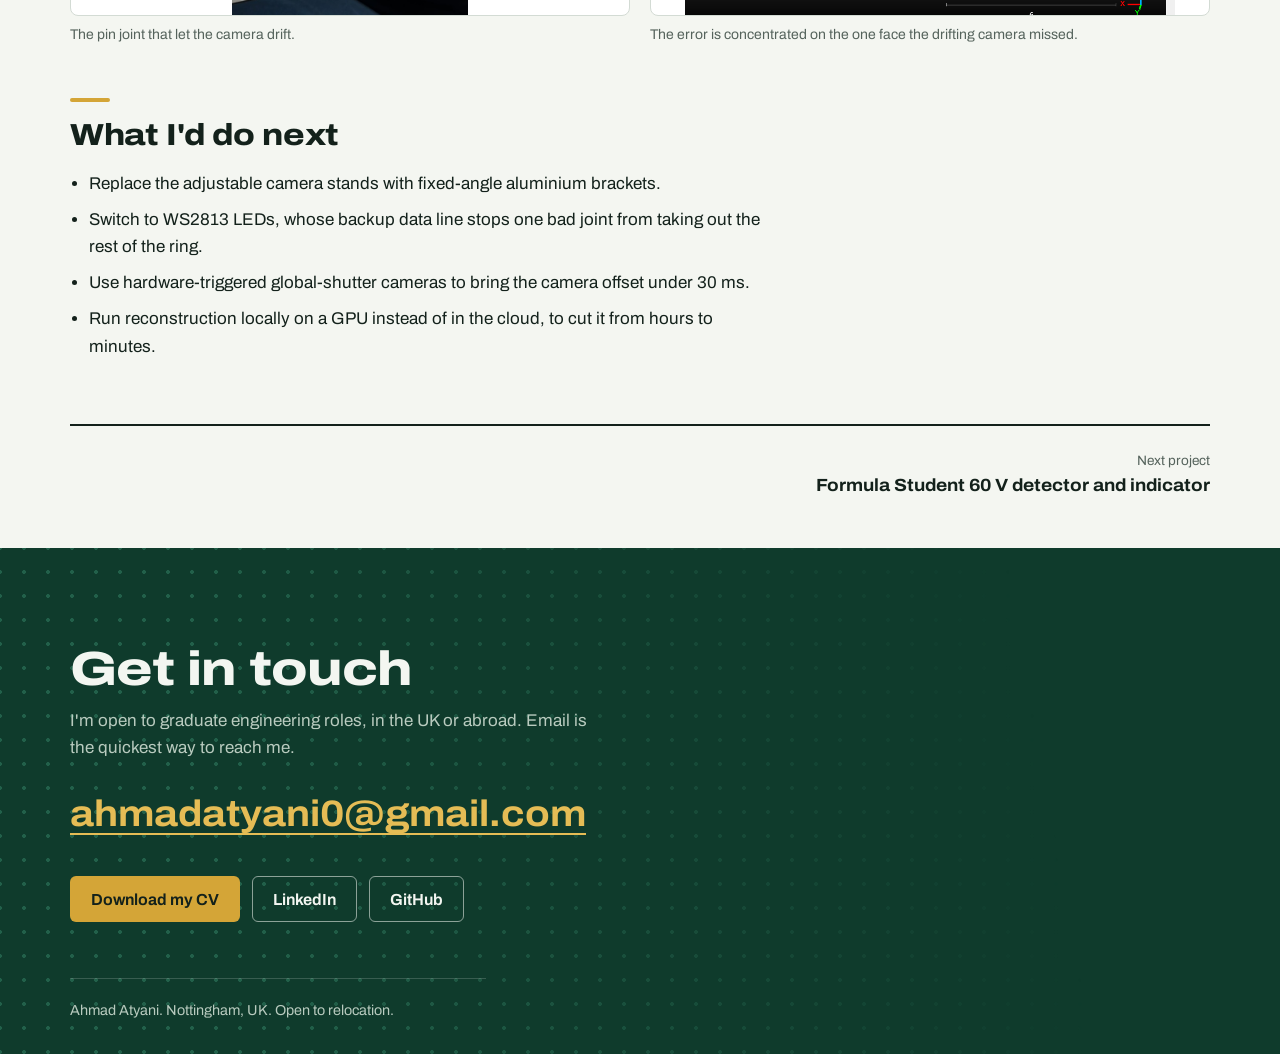
<file: projects/scanning-rig.html>
<!doctype html>
<html lang="en-GB">
<head>
<meta charset="utf-8">
<meta name="viewport" content="width=device-width, initial-scale=1">
<title>Automated 3D scanning and illumination rig | Ahmad Atyani</title>
<meta name="description" content="My final-year project. A rig that rotates two cameras around a still object under even LED lighting and turns the images into a 3D model, as a low-cost aid for keyhole surgery. Built solo for £167.71 against a £200 cap.">
<meta name="theme-color" content="#0F3B2C">
<link rel="icon" href="data:image/svg+xml,%3Csvg xmlns='http://www.w3.org/2000/svg' viewBox='0 0 32 32'%3E%3Crect width='32' height='32' rx='7' fill='%230F3B2C'/%3E%3Ccircle cx='9' cy='9' r='2.2' fill='%23D4A537'/%3E%3Ctext x='16' y='22' font-family='Arial,sans-serif' font-size='13' font-weight='700' text-anchor='middle' fill='%23F3F6F1'%3EAA%3C/text%3E%3C/svg%3E">
<link rel="preconnect" href="https://fonts.googleapis.com">
<link rel="preconnect" href="https://fonts.gstatic.com" crossorigin>
<link rel="stylesheet" href="https://fonts.googleapis.com/css2?family=Archivo:wdth,wght@62..125,100..900&amp;display=swap">
<link rel="stylesheet" href="../style.css">
</head>
<body class="project-page">
<a class="skip" href="#main">Skip to content</a>
<header class="topbar">
  <div class="wrap">
    <a class="brand" href="../index.html">Ahmad Atyani</a>
    <nav aria-label="Main">
      <ul class="nav">
        <li><a href="../index.html#projects">Projects</a></li>
        <li><a href="../index.html#skills">Skills</a></li>
        <li><a href="../index.html#about">About</a></li>
        <li><a href="../index.html#contact">Contact</a></li>
        <li><a class="nav-cv" href="../cv.pdf">CV</a></li>
      </ul>
    </nav>
  </div>
</header>
<main id="main">
<article class="project">
  <header class="project-head">
    <div class="wrap">
      <a class="back" href="../index.html#projects">All projects</a>
      <h1>Automated 3D scanning and illumination rig</h1>
      <p class="lead">My final-year individual project at the University of Nottingham. Keyhole surgery gives the surgeon a narrow view with poor depth perception. This prototype combines a custom LED ring for even lighting with two rotating cameras, and turns the images into a textured 3D model of the operating area.</p>
      <dl class="tblock on-dark"><dt>Role</dt><dd>Solo: requirements, electronics, firmware, mechanical design and validation</dd><dt>Year</dt><dd>2025 to 2026</dd><dt>Cost</dt><dd>£167.71 against a £200 cap</dd><dt>Outcome</dt><dd>First in the dissertation. 7 of 9 specifications passed, 2 partly passed, none failed</dd><dt>Tools</dt><dd>ESP32 (C++, FastLED, AccelStepper), Raspberry Pi 5, two Camera Module 3 Wide, KiCad, Fusion 360, Python and OpenCV, ReCap Pro, CloudCompare, MeshLab</dd></dl>
    </div>
  </header>
  <div class="wrap">
    
    <div class="prose">

<div class="figs">
  <figure class="fig"><div class="shot" style="--ar:4/5"><img src="../images/sr-full-rig.jpg" alt="The assembled rig: 3D-printed base and gears, stepper motor, acrylic plates and the Raspberry Pi on top" loading="lazy" onerror="this.parentElement.classList.add('missing');this.remove()"><div class="ph"><span>Add photo: images/sr-full-rig.jpg<small></small></span></div></div><figcaption>The finished rig.</figcaption></figure>
  <figure class="fig"><div class="shot" style="--ar:4/5"><img src="../images/scanning-rig.jpg" alt="Textured 3D model of the test object, reconstructed from the rig's images" loading="lazy" onerror="this.parentElement.classList.add('missing');this.remove()"><div class="ph"><span>Add photo: images/scanning-rig.jpg<small></small></span></div></div><figcaption>The textured 3D model it produced.</figcaption></figure>
</div>
<h2>The idea</h2>
<p>Existing low-cost photogrammetry setups fall into two groups. Multi-camera arrays work well but cost
thousands (one system I reviewed cost about US$8,000). Turntable systems are cheap but rotate the object,
and you can't rotate a patient. I couldn't find a compact rig that moves the cameras around a stationary
object at close range, so I built one.</p>
<p>Two cameras sit 180° apart on a ring gear. The ring only turns through 180°, so each camera covers half
of the circle and together they cover all 360° without the ribbon cables tangling.</p>
<h2>How it fits together</h2>
<div class="diagram"><p class="chain-label">Lighting</p><ol class="chain"><li><div class="node"><b>ESP32</b><span>FastLED</span></div></li><li><div class="node"><b>LED ring PCB</b><span>16 WS2812B-2020 LEDs</span></div></li></ol></div>
<div class="diagram"><p class="chain-label">Motion</p><ol class="chain"><li><div class="node"><b>ESP32</b><span>AccelStepper</span></div></li><li><div class="node"><b>A4988</b><span>Stepper driver, 1.5 A limit</span></div></li><li><div class="node"><b>NEMA 17</b><span>Stepper motor</span></div></li><li><div class="node"><b>4:1 gears</b><span>Double-helical, 0.45° per step</span></div></li><li><div class="node"><b>Two cameras</b><span>Mounted 180° apart</span></div></li></ol></div>
<div class="diagram"><p class="chain-label">Imaging and validation</p><ol class="chain"><li><div class="node"><b>Two Camera Module 3 Wide</b><span>34 images each</span></div></li><li><div class="node"><b>Raspberry Pi 5</b><span>Capture and live view</span></div></li><li><div class="node"><b>ReCap Pro</b><span>Photogrammetry</span></div></li><li><div class="node"><b>CloudCompare and MeshLab</b><span>Accuracy and completeness</span></div></li></ol></div>
<h2>What I built</h2>
<ul>
  <li><strong>LED ring PCB.</strong> A ring of 16 WS2812B-2020 addressable LEDs, designed in KiCad (48&nbsp;mm inner
  and 72&nbsp;mm outer diameter). Before the layout I modelled the LEDs as Lambertian point sources: the model
  predicted 1,350 lux and a uniformity ratio of 0.958 at the 100&nbsp;mm working distance. Six LEDs would have met
  the brightness target, so I used 16 for uniformity. The 5&nbsp;V rail runs as a closed loop so every LED has two
  supply paths, roughly halving the worst-case voltage drop. I hand-soldered the 2&nbsp;mm packages and found
  daisy-chain faults one LED at a time with a FastLED test sketch.</li>
  <li><strong>Motion.</strong> An ESP32 drives a NEMA 17 stepper through an A4988 driver, with the current limit
  set to 1.5 A through VREF. AccelStepper ramps the speed up and down so the motor doesn't stall or jolt the
  gears. A 15-tooth pinion drives a 60-tooth ring gear, giving 0.45° per step.</li>
  <li><strong>Imaging.</strong> Two Camera Module 3 Wide units on a Raspberry Pi 5 take 34 images each at 5.4°
  spacing (predicted overlap 94.7%) and show a live side-by-side view. ReCap Pro turns the 68 images into a
  textured OBJ mesh.</li>
  <li><strong>Mechanics.</strong> Base, LED ring stand, gears, camera mounts and legs designed in Fusion 360,
  3D printed in PLA, with laser-cut acrylic plates, all clamped together on M8 threaded rods.</li>
  <li><strong>Validation.</strong> Python scripts to measure illumination uniformity from photos and image
  overlap with SIFT feature matching, plus cloud-to-mesh comparison in CloudCompare and topology checks in
  MeshLab. Every test was tied to one of nine written specifications.</li>
</ul>
<div class="figs">
  <figure class="fig"><div class="shot" style="--ar:1/1"><img src="../images/sr-led-ring.png" alt="KiCad 3D view of the 16-LED ring PCB" loading="lazy" onerror="this.parentElement.classList.add('missing');this.remove()"><div class="ph"><span>Add photo: images/sr-led-ring.png<small></small></span></div></div><figcaption>The LED ring PCB in KiCad.</figcaption></figure>
  <figure class="fig"><div class="shot" style="--ar:1/1"><img src="../images/sr-illuminance.png" alt="Heatmap of predicted illuminance across the target area" loading="lazy" onerror="this.parentElement.classList.add('missing');this.remove()"><div class="ph"><span>Add photo: images/sr-illuminance.png<small></small></span></div></div><figcaption>Predicted illuminance at 100&nbsp;mm (U = 0.958).</figcaption></figure>
</div>
<div class="figs">
  <figure class="fig"><div class="shot" style="--ar:4/3"><img src="../images/sr-assembly.png" alt="Fusion 360 drawing of the assembled rig from four views" loading="lazy" onerror="this.parentElement.classList.add('missing');this.remove()"><div class="ph"><span>Add photo: images/sr-assembly.png<small></small></span></div></div><figcaption>The full assembly in Fusion 360.</figcaption></figure>
  <figure class="fig"><div class="shot" style="--ar:4/3"><img src="../images/sr-gears.png" alt="The 60-tooth ring gear and 15-tooth pinion" loading="lazy" onerror="this.parentElement.classList.add('missing');this.remove()"><div class="ph"><span>Add photo: images/sr-gears.png<small></small></span></div></div><figcaption>The 4:1 ring gear and pinion.</figcaption></figure>
</div>
<h2>Results</h2>
<table class="results"><tbody><tr><th scope="row">Specifications</th><td>7 of 9 passed, 2 partly passed, none failed</td></tr><tr><th scope="row">Cost</th><td>£167.71 (cap £200)</td></tr><tr><th scope="row">Light at the centre, 100&nbsp;mm</th><td>1,140 lux (target 500)</td></tr><tr><th scope="row">Lighting uniformity, three runs</th><td>0.906 to 0.913 (target 0.90)</td></tr><tr><th scope="row">Overlap between images</th><td>93% (target 80%)</td></tr><tr><th scope="row">Finest detail resolved at 100&nbsp;mm</th><td>0.25&nbsp;mm, limited by the printed test chart</td></tr><tr><th scope="row">Reconstruction accuracy</th><td>Standard deviation 0.184&nbsp;mm, 91.2% of points within ±0.1&nbsp;mm</td></tr><tr><th scope="row">Live view</th><td>Two cameras at 30 fps, 2304 × 1296</td></tr></tbody></table>
<div class="figs">
  <figure class="fig"><div class="shot" style="--ar:4/3"><img src="../images/sr-quadrant.jpg" alt="One quadrant of the LED ring lit on its own" loading="lazy" onerror="this.parentElement.classList.add('missing');this.remove()"><div class="ph"><span>Add photo: images/sr-quadrant.jpg<small></small></span></div></div><figcaption>Each quarter of the ring can be lit on its own.</figcaption></figure>
  <figure class="fig"><div class="shot" style="--ar:4/3"><img src="../images/sr-live-view.jpg" alt="Side-by-side live view from both cameras" loading="lazy" onerror="this.parentElement.classList.add('missing');this.remove()"><div class="ph"><span>Add photo: images/sr-live-view.jpg<small></small></span></div></div><figcaption>Live view from both cameras at 30 fps.</figcaption></figure>
</div>
<h2>What went wrong</h2>
<ul>
  <li><strong>The first motor driver couldn't move the gears.</strong> The L298N worked with no load but stalled
  once the ring gear was fitted, then went into thermal shutdown when I raised the current. Its BJT outputs drop
  3.2 to 4.9&nbsp;V, so the motor never saw enough voltage. I replaced it with an A4988, which I had specified, ordered
  and tested within about a week.</li>
  <li><strong>The gears vibrated and slipped.</strong> The first spur gears were noisy and vibrated, which risked blurring the images, so I
  redesigned them as 30° double-helical gears, kept under the 45° overhang limit for 3D printing. The press-fit
  pinion slipped on the motor shaft, so I added a grub screw that locks onto the shaft's flat.</li>
  <li><strong>The 3D printer broke mid-build.</strong> The university printer was out of action for two weeks
  and outsourcing the prints was too expensive. I taught myself to design for laser-cut acrylic and redesigned
  the base in acrylic in a single day to stay on schedule. The project still got a First.</li>
  <li><strong>The cameras aren't perfectly in sync.</strong> The two streams were 105 ms apart against a 30 ms
  target, because the Pi triggers the captures one after the other in software. It doesn't affect scans of a
  still object. The fix is hardware-triggered global-shutter cameras, which were outside the budget.</li>
  <li><strong>A camera mount drifted mid-scan.</strong> The angle-adjustable pin joint on one 3D-printed camera
  stand wore under repeated start-stop cycles and let the camera tilt upwards. That scan lost 11.5% of its
  surface area and went from 2 holes to 6. I located the problem with a reverse cloud-to-mesh comparison and
  MeshLab measurements. The fix is a fixed-angle aluminium bracket.</li>
</ul>
<div class="figs">
  <figure class="fig"><div class="shot" style="--ar:4/3"><img src="../images/sr-pin-joint.jpg" alt="The 3D-printed camera stand with its angle-adjustable pin joint" loading="lazy" onerror="this.parentElement.classList.add('missing');this.remove()"><div class="ph"><span>Add photo: images/sr-pin-joint.jpg<small></small></span></div></div><figcaption>The pin joint that let the camera drift.</figcaption></figure>
  <figure class="fig"><div class="shot" style="--ar:4/3"><img src="../images/sr-c2m-error.png" alt="Reverse cloud-to-mesh error map showing the missing region on one face" loading="lazy" onerror="this.parentElement.classList.add('missing');this.remove()"><div class="ph"><span>Add photo: images/sr-c2m-error.png<small></small></span></div></div><figcaption>The error is concentrated on the one face the drifting camera missed.</figcaption></figure>
</div>
<h2>What I'd do next</h2>
<ul>
  <li>Replace the adjustable camera stands with fixed-angle aluminium brackets.</li>
  <li>Switch to WS2813 LEDs, whose backup data line stops one bad joint from taking out the rest of the ring.</li>
  <li>Use hardware-triggered global-shutter cameras to bring the camera offset under 30 ms.</li>
  <li>Run reconstruction locally on a GPU instead of in the cloud, to cut it from hours to minutes.</li>
</ul>

    </div>
    <nav class="pager" aria-label="More projects"><span></span><a class="next" href="formula-student.html"><small>Next project</small>Formula Student 60&nbsp;V detector and indicator</a></nav>
  </div>
</article>
</main>
<section class="contact" id="contact">
  <div class="wrap">
    <h2>Get in touch</h2>
    <p>I'm open to graduate engineering roles, in the UK or abroad. Email is the quickest way to reach me.</p>
    <a class="mail" href="mailto:ahmadatyani0@gmail.com">ahmadatyani0@gmail.com</a>
    <div class="actions">
      <a class="btn gold" href="../cv.pdf">Download my CV</a>
      <a class="btn line" href="https://www.linkedin.com/in/ahmadatyani">LinkedIn</a>
      <a class="btn line" href="https://github.com/Atyani-04">GitHub</a>
    </div>
    <p class="small">Ahmad Atyani. Nottingham, UK. Open to relocation.</p>
  </div>
</section>
</body>
</html>
</file>
<file: style.css>
/* Ahmad Atyani portfolio
   Palette taken from a circuit board: solder-mask green, silkscreen white, ENIG gold pads.
   One family (Archivo), with its wide cut for display type.
   Signature details: via-stitching dot field, the drawing-style title block, SMD-pad list markers. */

:root {
  --mask: #0F3B2C;
  --mask-deep: #0A2C21;
  --via: #22604A;
  --silk: #F3F6F1;
  --silk-dim: #B9CBBF;
  --gold: #D4A537;
  --gold-hi: #E5BC55;
  --paper: #F4F6F1;
  --surface: #FFFFFF;
  --band: #E9EEE7;
  --ink: #13211B;
  --muted: #55635C;
  --rule: #D3DBD4;
  --green: #1C6A46;
  --wrap: 1180px;
  --shadow: 0 1px 2px rgba(10, 30, 22, 0.08), 0 12px 32px -12px rgba(10, 30, 22, 0.28);
  color-scheme: light;
}

*, *::before, *::after { box-sizing: border-box; }
html { -webkit-text-size-adjust: 100%; scroll-behavior: smooth; scroll-padding-top: 1rem; }
@media (prefers-reduced-motion: reduce) { html { scroll-behavior: auto; } }

body {
  margin: 0;
  background: var(--paper);
  color: var(--ink);
  font-family: "Archivo", system-ui, -apple-system, "Segoe UI", sans-serif;
  font-size: 1.0625rem;
  line-height: 1.6;
}

img { display: block; max-width: 100%; }
a { color: var(--green); text-underline-offset: 0.18em; text-decoration-thickness: 1px; }
a:hover { text-decoration-thickness: 2px; }
:focus-visible { outline: 2px solid var(--gold); outline-offset: 3px; border-radius: 3px; }

.wrap { max-width: var(--wrap); margin: 0 auto; padding: 0 1.25rem; }
.skip { position: absolute; left: -9999px; }
.skip:focus { left: 1rem; top: 1rem; z-index: 20; background: var(--surface); color: var(--ink); padding: 0.5rem 0.75rem; }

/* ---------- Buttons ---------- */

.actions { display: flex; flex-wrap: wrap; gap: 0.75rem; }
.btn {
  display: inline-flex;
  align-items: center;
  min-height: 2.9rem;
  padding: 0.65rem 1.25rem;
  border-radius: 6px;
  border: 1.5px solid transparent;
  font-weight: 650;
  font-size: 1rem;
  line-height: 1.2;
  text-decoration: none;
  transition: background-color 0.15s, border-color 0.15s, color 0.15s;
}
.btn.gold { background: var(--gold); color: var(--ink); }
.btn.gold:hover { background: var(--gold-hi); }
.btn.line { border-color: rgba(243, 246, 241, 0.55); color: var(--silk); }
.btn.line:hover { border-color: var(--silk); background: rgba(243, 246, 241, 0.08); }
.btn.ink { background: var(--ink); color: var(--silk); }
.btn.ink:hover { background: var(--green); }

/* ---------- Top bar (sits on the green) ---------- */

.topbar { background: var(--mask); color: var(--silk); position: relative; z-index: 2; }
.topbar .wrap {
  display: flex;
  flex-wrap: wrap;
  align-items: center;
  justify-content: space-between;
  gap: 0.5rem 1.5rem;
  padding-top: 1.1rem;
  padding-bottom: 1.1rem;
}
.brand { color: var(--silk); text-decoration: none; font-weight: 750; font-stretch: 118%; font-size: 1.05rem; }
.nav { display: flex; flex-wrap: wrap; align-items: center; gap: 0.25rem 1.4rem; margin: 0; padding: 0; list-style: none; font-size: 0.97rem; }
.nav a { color: var(--silk-dim); text-decoration: none; }
.nav a:hover { color: var(--silk); }
.nav .nav-cv { color: var(--gold); border: 1.5px solid var(--gold); border-radius: 5px; padding: 0.2rem 0.7rem; font-weight: 650; }
.nav .nav-cv:hover { background: var(--gold); color: var(--ink); }

/* ---------- Green surfaces with the via-stitching dot field ---------- */

.hero, .project-head, .contact {
  position: relative;
  background: var(--mask);
  color: var(--silk);
  overflow: hidden;
  isolation: isolate;
}
.hero::before, .project-head::before, .contact::before {
  content: "";
  position: absolute;
  inset: 0;
  z-index: -1;
  background-image: radial-gradient(circle, var(--via) 1.7px, transparent 2.2px);
  background-size: 24px 24px;
  background-position: 12px 12px;
  -webkit-mask-image: linear-gradient(100deg, transparent 15%, #000 75%);
  mask-image: linear-gradient(100deg, transparent 15%, #000 75%);
}

/* ---------- Hero ---------- */

.hero { padding: clamp(2rem, 6vw, 4.5rem) 0 0; }
.hero-grid {
  display: grid;
  grid-template-columns: minmax(0, 1fr) minmax(0, 1.05fr);
  gap: 2rem;
  align-items: center;
}
.hero h1 {
  margin: 0 0 1.4rem;
  font-size: clamp(3.4rem, 9.4vw, 7.4rem);
  line-height: 0.9;
  font-weight: 820;
  font-stretch: 125%;
  letter-spacing: -0.035em;
  color: var(--silk);
}
.hero h1 span { display: block; }
.tagline {
  margin: 0 0 1rem;
  max-width: 24ch;
  font-size: clamp(1.3rem, 2.3vw, 1.7rem);
  line-height: 1.3;
  font-weight: 560;
  font-stretch: 105%;
  color: var(--gold-hi);
}
.intro { margin: 0 0 2rem; max-width: 46ch; color: var(--silk-dim); font-size: 1.08rem; }

.hero-boards { position: relative; aspect-ratio: 1 / 0.82; }
.hero-boards img { position: absolute; filter: drop-shadow(0 28px 30px rgba(0, 0, 0, 0.5)); }
.b-fs { width: 118%; left: -4%; top: 14%; transform: rotate(-7deg); }
.b-ring { width: 37%; right: 2%; bottom: 0; transform: rotate(9deg); }
@media (prefers-reduced-motion: no-preference) {
  .b-fs { animation: lift-fs 0.9s cubic-bezier(0.2, 0.7, 0.2, 1) both; }
  .b-ring { animation: lift-ring 0.9s 0.18s cubic-bezier(0.2, 0.7, 0.2, 1) both; }
  @keyframes lift-fs { from { opacity: 0; transform: translateY(26px) rotate(-3deg); } }
  @keyframes lift-ring { from { opacity: 0; transform: translateY(26px) rotate(18deg); } }
}

.creds {
  display: grid;
  grid-template-columns: repeat(3, minmax(0, 1fr));
  gap: 1rem 2rem;
  margin: clamp(2rem, 5vw, 3.5rem) 0 0;
  padding: 1.6rem 0 2rem;
  list-style: none;
  border-top: 1px solid rgba(243, 246, 241, 0.18);
}
.creds li { padding-left: 1rem; border-left: 3px solid var(--gold); }
.creds b { display: block; font-weight: 700; font-size: 1.05rem; }
.creds span { display: block; color: var(--silk-dim); font-size: 0.92rem; line-height: 1.45; }

/* ---------- Sections ---------- */

.section { padding: clamp(3.5rem, 8vw, 6rem) 0; }
.section.band { background: var(--band); }
.section-head { display: flex; flex-wrap: wrap; align-items: baseline; gap: 0.25rem 2rem; margin-bottom: clamp(2rem, 4vw, 3rem); }
.section-head h2, .about h2, .contact h2 {
  margin: 0;
  font-size: clamp(2rem, 4.2vw, 3rem);
  line-height: 1.05;
  font-weight: 800;
  font-stretch: 122%;
  letter-spacing: -0.02em;
}
.section-head p { margin: 0; max-width: 52ch; color: var(--muted); }

/* ---------- Project features ---------- */

.feature {
  display: grid;
  grid-template-columns: minmax(0, 1.25fr) minmax(0, 1fr);
  gap: 2.5rem 4rem;
  align-items: center;
}
.feature + .feature { margin-top: clamp(4rem, 9vw, 7rem); }
.feature.flip .stack { order: 2; }

.stack { position: relative; display: block; padding-bottom: 2.5rem; }
.stack .media {
  overflow: hidden;
  border-radius: 10px;
  box-shadow: var(--shadow);
  aspect-ratio: 5 / 4;
  background: var(--surface);
}
.stack .media img { width: 100%; height: 100%; object-fit: cover; transition: transform 0.5s ease; }
.stack:hover .media img { transform: scale(1.025); }
.media.board-panel {
  display: grid;
  place-items: center;
  padding: 7% 5% 18%;
  background-color: var(--mask);
  background-image: radial-gradient(circle, var(--via) 1.7px, transparent 2.2px);
  background-size: 24px 24px;
}
.media.board-panel img { width: 100%; height: auto; object-fit: contain; transform: rotate(-4deg); filter: drop-shadow(0 18px 20px rgba(0, 0, 0, 0.45)); }
.stack:hover .media.board-panel img { transform: rotate(-4deg) scale(1.025); }
.stack .inset {
  position: absolute;
  right: -1rem;
  bottom: 0;
  width: 38%;
  border: 6px solid var(--surface);
  border-radius: 10px;
  overflow: hidden;
  box-shadow: var(--shadow);
  background: var(--surface);
}
.stack .inset.wide { width: 56%; }
.feature.flip .stack .inset { right: auto; left: -1rem; }

.kicker { margin: 0 0 0.5rem; color: var(--green); font-weight: 650; }
.feature-text h3 {
  margin: 0 0 0.8rem;
  font-size: clamp(1.7rem, 3vw, 2.3rem);
  line-height: 1.1;
  font-weight: 780;
  font-stretch: 115%;
  letter-spacing: -0.015em;
}
.feature-text h3 a { color: var(--ink); text-decoration: none; }
.feature-text h3 a:hover { color: var(--green); }
.feature-text > p { margin: 0 0 1.4rem; color: var(--muted); }
.feature-text .tblock { margin-bottom: 1.6rem; }

/* ---------- Title block (as on an engineering drawing) ---------- */

.tblock {
  display: grid;
  grid-template-columns: 6.5rem minmax(0, 1fr);
  margin: 0;
  max-width: 46rem;
  border: 1.5px solid var(--ink);
  border-radius: 3px;
  background: var(--surface);
  font-size: 0.9rem;
  line-height: 1.45;
}
.tblock dt, .tblock dd { margin: 0; padding: 0.45rem 0.75rem; border-bottom: 1px solid var(--ink); }
.tblock dt { border-right: 1px solid var(--ink); color: var(--muted); }
.tblock dt:last-of-type, .tblock dd:last-of-type { border-bottom: 0; }
.tblock.on-dark { background: rgba(10, 44, 33, 0.6); border-color: rgba(243, 246, 241, 0.5); color: var(--silk); }
.tblock.on-dark dt, .tblock.on-dark dd { border-color: rgba(243, 246, 241, 0.25); }
.tblock.on-dark dt { color: var(--silk-dim); }

/* ---------- Skills ---------- */

.skills { display: grid; grid-template-columns: repeat(4, minmax(0, 1fr)); gap: 1.25rem; }
.skill { padding: 1.4rem 1.4rem 1.2rem; background: var(--surface); border-radius: 10px; border-top: 4px solid var(--mask); }
.skill h3 { margin: 0 0 0.8rem; font-size: 1.15rem; font-weight: 750; font-stretch: 112%; }
.pads { margin: 0; padding: 0; list-style: none; }
.pads li { position: relative; padding-left: 1.3rem; margin: 0.45rem 0; font-size: 0.95rem; line-height: 1.4; }
.pads li::before {
  content: "";
  position: absolute;
  left: 0;
  top: 0.42em;
  width: 0.62rem;
  height: 0.42rem;
  border-radius: 1.5px;
  background: var(--gold);
  box-shadow: inset 0 -1px 0 rgba(0, 0, 0, 0.18);
}

/* ---------- Smaller projects ---------- */

.minor { display: grid; grid-template-columns: repeat(3, minmax(0, 1fr)); gap: 1.75rem 2.5rem; margin: 0; }
.minor div { padding-top: 0.9rem; border-top: 2px solid var(--ink); }
.minor dt { font-weight: 700; font-stretch: 106%; }
.minor dd { margin: 0.3rem 0 0; color: var(--muted); font-size: 0.95rem; }

/* ---------- About and CV ---------- */

.about { display: grid; grid-template-columns: minmax(0, 1.5fr) minmax(0, 1fr); gap: 2.5rem 4rem; align-items: start; }
.about h2 { margin-bottom: 1.25rem; }
.about-text > p { max-width: 64ch; }
.facts { display: grid; grid-template-columns: 9rem minmax(0, 1fr); gap: 0.5rem 1.5rem; margin: 2rem 0 0; }
.facts dt { font-weight: 700; grid-column: 1; }
.facts dd { margin: 0; color: var(--muted); grid-column: 2; }

.cv-card { padding: 1.5rem; background: var(--surface); border-radius: 12px; box-shadow: var(--shadow); }
.cv-thumb { display: block; border: 1px solid var(--rule); border-radius: 4px; overflow: hidden; aspect-ratio: 1 / 1.05; }
.cv-thumb img { width: 100%; height: 100%; object-fit: cover; object-position: top; transition: transform 0.4s ease; }
.cv-thumb:hover img { transform: scale(1.03); }
.cv-card h3 { margin: 1.1rem 0 0.2rem; font-size: 1.25rem; font-weight: 750; font-stretch: 112%; }
.cv-card p { margin: 0 0 1rem; color: var(--muted); font-size: 0.95rem; }

/* ---------- Contact band (also the footer) ---------- */

.contact { padding: clamp(3.5rem, 8vw, 6rem) 0 2rem; }
.contact::before { -webkit-mask-image: linear-gradient(260deg, transparent 20%, #000 80%); mask-image: linear-gradient(260deg, transparent 20%, #000 80%); }
.contact h2 { margin-bottom: 0.8rem; }
.contact > .wrap > p { max-width: 52ch; color: var(--silk-dim); margin: 0 0 1.5rem; }
.contact .mail {
  display: inline-block;
  margin-bottom: 2rem;
  color: var(--gold-hi);
  font-size: clamp(1.35rem, 3.4vw, 2.3rem);
  font-weight: 700;
  font-stretch: 110%;
  overflow-wrap: anywhere;
  text-decoration-thickness: 2px;
}
.contact .wrap > p.small { margin: 3.5rem 0 0; padding-top: 1.2rem; border-top: 1px solid rgba(243, 246, 241, 0.18); font-size: 0.9rem; color: var(--silk-dim); }

/* ---------- Project pages ---------- */

.project-head { padding: clamp(2.5rem, 6vw, 4rem) 0 clamp(2.5rem, 6vw, 3.5rem); }
.back { display: inline-block; margin-bottom: 1.5rem; color: var(--silk-dim); font-size: 0.95rem; }
.back:hover { color: var(--silk); }
.project-head h1 {
  margin: 0 0 1.1rem;
  max-width: 20ch;
  font-size: clamp(2.2rem, 5.4vw, 4rem);
  line-height: 1.02;
  font-weight: 800;
  font-stretch: 120%;
  letter-spacing: -0.025em;
}
.lead { margin: 0 0 2rem; max-width: 62ch; font-size: 1.15rem; color: var(--silk-dim); }
.project > .wrap { padding-top: clamp(2rem, 5vw, 3.5rem); padding-bottom: 2rem; }

.shot { position: relative; overflow: hidden; border: 1px solid var(--rule); border-radius: 8px; background: var(--surface); }
.shot img { width: 100%; aspect-ratio: var(--ar, 16/10); object-fit: cover; }
.shot .ph { display: none; }
.fig { margin: 0; }
.fig figcaption { margin-top: 0.5rem; color: var(--muted); font-size: 0.875rem; }
.hero-fig { margin-bottom: 1rem; }
.hero-panel {
  display: grid;
  place-items: center;
  padding: 6% 6% 7%;
  border-radius: 10px;
  background-color: var(--mask);
  background-image: radial-gradient(circle, var(--via) 1.7px, transparent 2.2px);
  background-size: 24px 24px;
  box-shadow: var(--shadow);
}
.hero-panel img { width: 100%; transform: rotate(-2deg); filter: drop-shadow(0 22px 24px rgba(0, 0, 0, 0.5)); }
.figs { display: grid; grid-template-columns: repeat(2, minmax(0, 1fr)); gap: 1.25rem; margin: 2rem 0 0.5rem; }
.figs.single { grid-template-columns: 1fr; }
.figs .shot img { object-fit: contain; }

.prose > h2 {
  margin: 3.25rem 0 1rem;
  font-size: clamp(1.5rem, 2.6vw, 1.9rem);
  line-height: 1.2;
  font-weight: 780;
  font-stretch: 115%;
  letter-spacing: -0.01em;
}
.prose > h2::before {
  content: "";
  display: block;
  width: 2.5rem;
  height: 4px;
  margin-bottom: 0.9rem;
  border-radius: 2px;
  background: var(--gold);
}
.prose > h3 { margin: 2.25rem 0 0.5rem; font-size: 1.15rem; line-height: 1.3; font-weight: 700; font-stretch: 106%; }
.prose > p, .prose > ul { max-width: 70ch; }
.prose > ul { padding-left: 1.2rem; }
.prose li { margin: 0.55rem 0; }
.prose li strong { font-weight: 680; }
.prose .note { color: var(--muted); }

table.results { width: 100%; max-width: 48rem; border-collapse: collapse; font-size: 0.97rem; background: var(--surface); border-radius: 8px; overflow: hidden; box-shadow: var(--shadow); }
table.results th, table.results td { padding: 0.7rem 1rem; border-bottom: 1px solid var(--rule); text-align: left; vertical-align: top; }
table.results tr:last-child th, table.results tr:last-child td { border-bottom: 0; }
table.results th { width: 50%; font-weight: 500; color: var(--muted); }
table.results td { font-weight: 680; font-variant-numeric: tabular-nums; }

.diagram { margin: 1.25rem 0 1.5rem; }
.chain-label { margin: 0 0 0.6rem; font-weight: 680; font-size: 0.98rem; }
.chain { display: flex; flex-wrap: wrap; align-items: center; row-gap: 0.75rem; margin: 0; padding: 0; list-style: none; }
.chain > li { display: flex; align-items: center; }
.chain > li:not(:last-child)::after { content: "\2192"; padding: 0 0.5rem; color: var(--green); font-size: 1.2rem; line-height: 1; }
.chain.two-way > li:not(:last-child)::after { content: "\2194"; }
.node { max-width: 13rem; padding: 0.55rem 0.8rem; border: 1.5px solid var(--mask); border-left-width: 5px; border-radius: 5px; background: var(--surface); line-height: 1.3; }
.node b { display: block; font-size: 0.95rem; font-weight: 680; }
.node span { display: block; margin-top: 0.15rem; color: var(--muted); font-size: 0.82rem; }

.pager { display: flex; flex-wrap: wrap; justify-content: space-between; gap: 1rem; margin-top: 4rem; padding: 1.5rem 0 1rem; border-top: 2px solid var(--ink); }
.pager a { text-decoration: none; font-weight: 700; font-stretch: 108%; color: var(--ink); font-size: 1.1rem; }
.pager a:hover { color: var(--green); }
.pager small { display: block; color: var(--muted); font-weight: 400; font-size: 0.85rem; font-stretch: 100%; }
.pager .next { text-align: right; margin-left: auto; }

/* ---------- Narrow screens ---------- */

@media (max-width: 980px) {
  .skills { grid-template-columns: repeat(2, minmax(0, 1fr)); }
  .minor { grid-template-columns: repeat(2, minmax(0, 1fr)); }
}

@media (max-width: 860px) {
  .hero-grid { grid-template-columns: 1fr; }
  .hero-boards { max-width: 560px; width: 100%; margin: 0 auto; }
  .b-fs { width: 100%; left: 0; }
  .creds { grid-template-columns: 1fr; }
  .feature { grid-template-columns: 1fr; gap: 1.75rem; }
  .feature.flip .stack { order: 0; }
  .stack .inset, .feature.flip .stack .inset { right: -0.25rem; left: auto; }
  .about { grid-template-columns: 1fr; }
  .cv-card { max-width: 420px; }
}

@media (max-width: 620px) {
  .topbar .wrap { padding-top: 0.9rem; padding-bottom: 0.9rem; }
  .nav { gap: 0.2rem 1rem; font-size: 0.93rem; }
  .skills, .minor, .figs { grid-template-columns: 1fr; }
  .facts { grid-template-columns: 1fr; gap: 0.15rem; }
  .facts dt { margin-top: 0.8rem; }
  .facts dt, .facts dd { grid-column: 1; }
  .tblock { grid-template-columns: 5.5rem minmax(0, 1fr); }
  .chain { flex-direction: column; align-items: flex-start; row-gap: 0; }
  .chain > li { flex-direction: column; align-items: flex-start; }
  .chain > li:not(:last-child)::after { content: "\2193"; padding: 0.3rem 0 0.3rem 1.1rem; }
  .chain.two-way > li:not(:last-child)::after { content: "\2195"; }
  .node { max-width: none; }
  .pager .next { text-align: left; margin-left: 0; }
  .btn { min-height: 2.75rem; }
}
</file>
